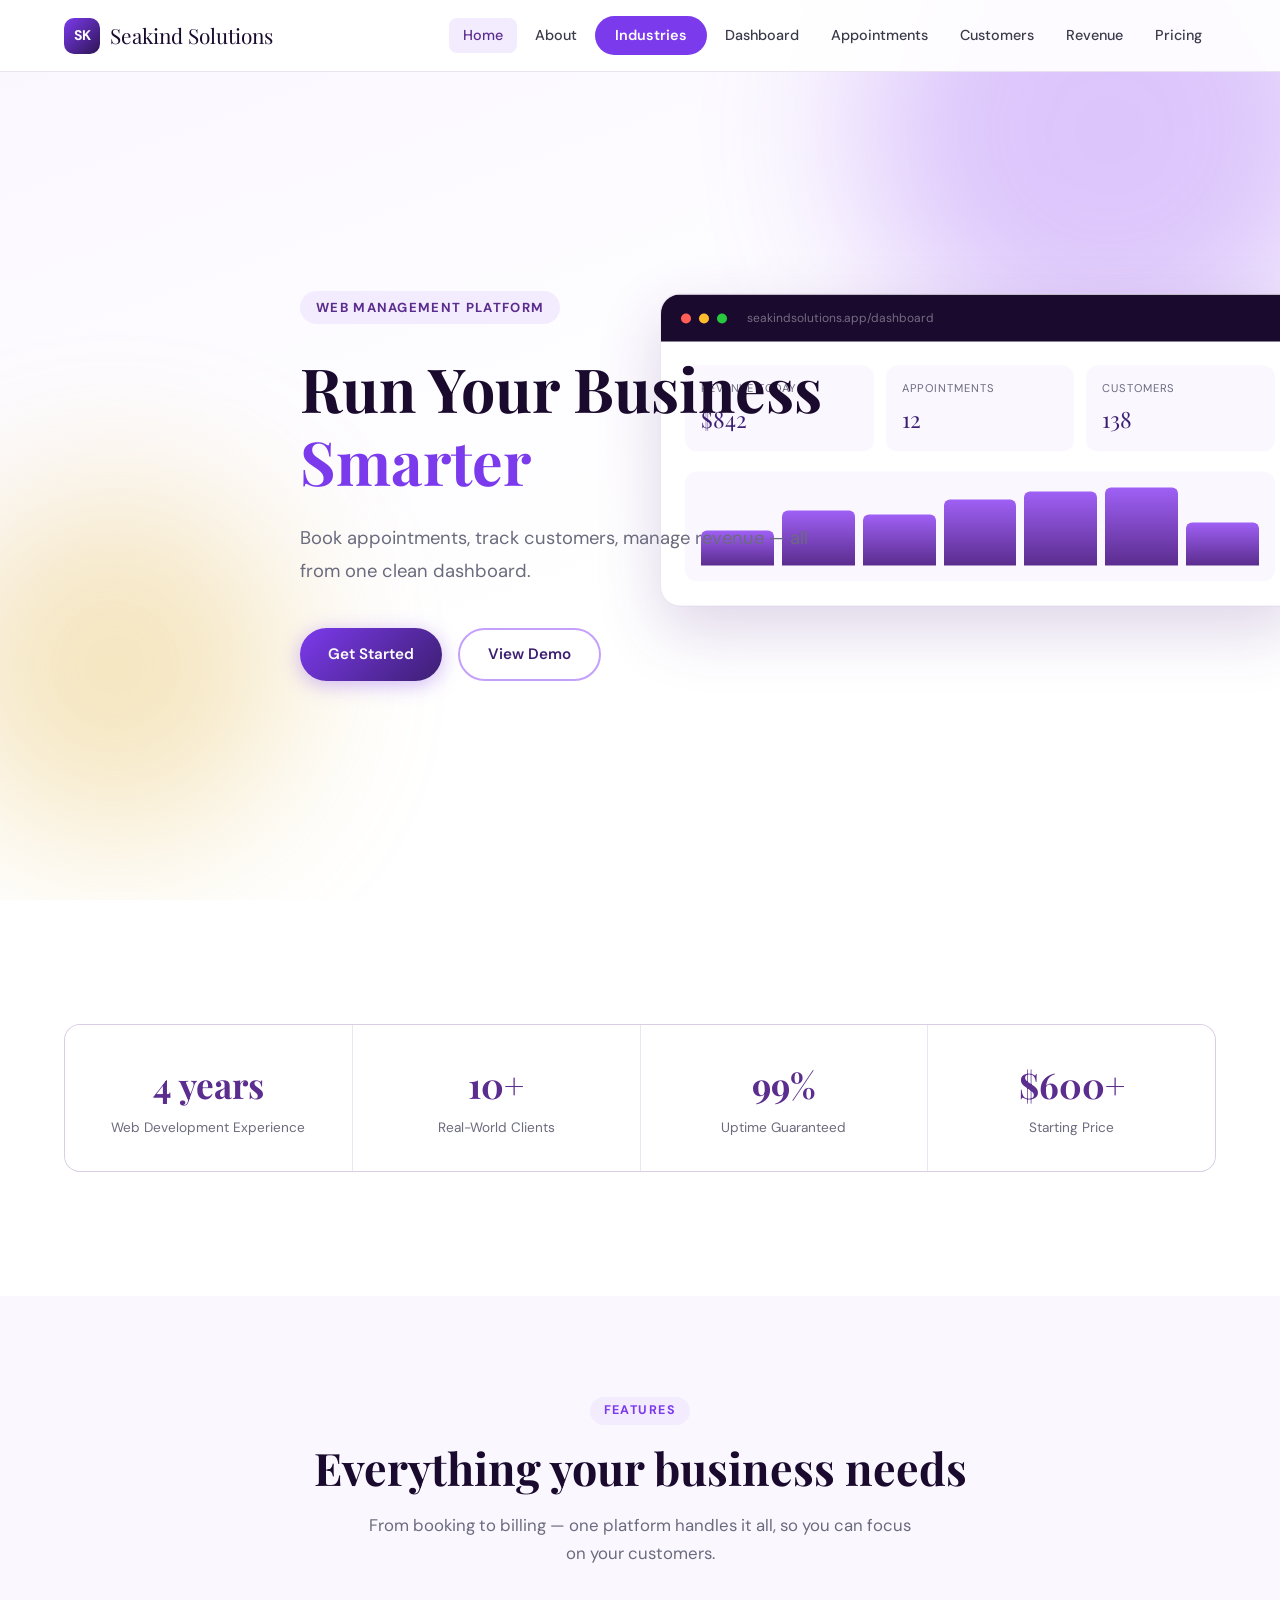
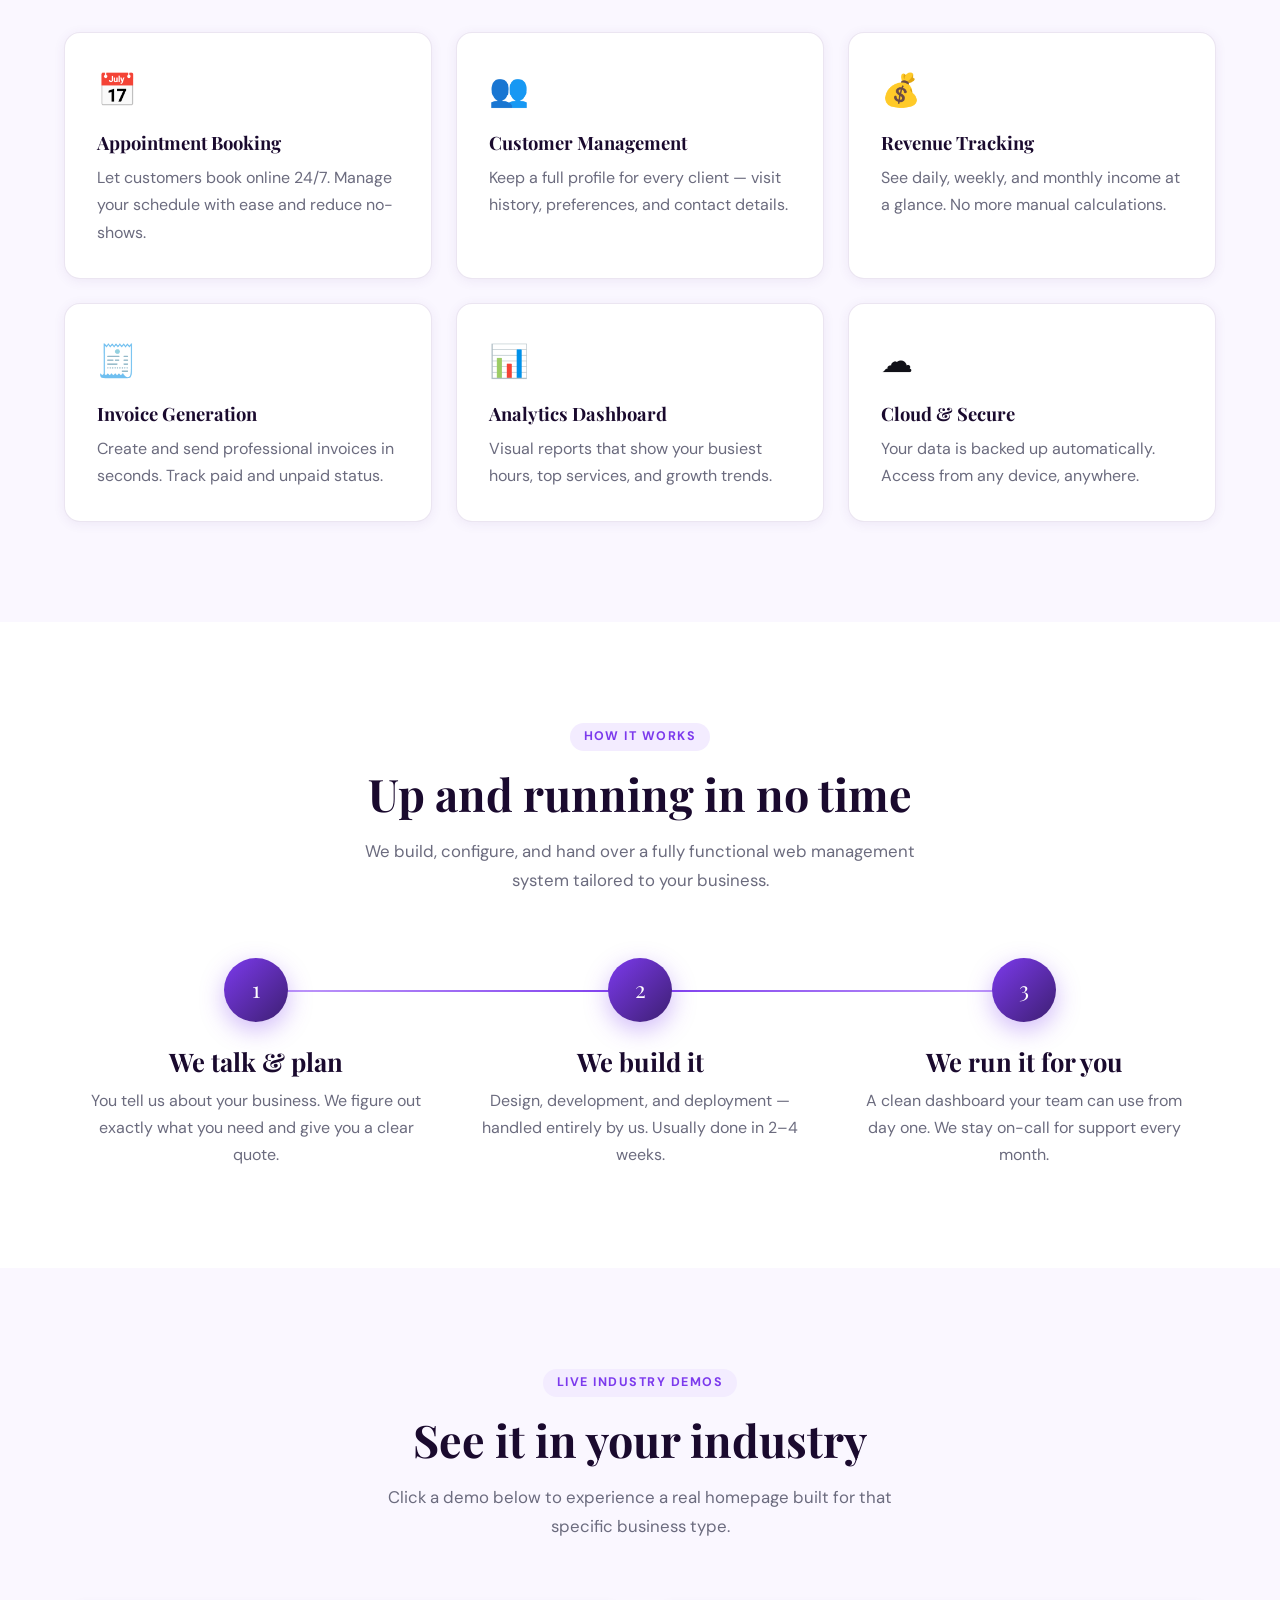
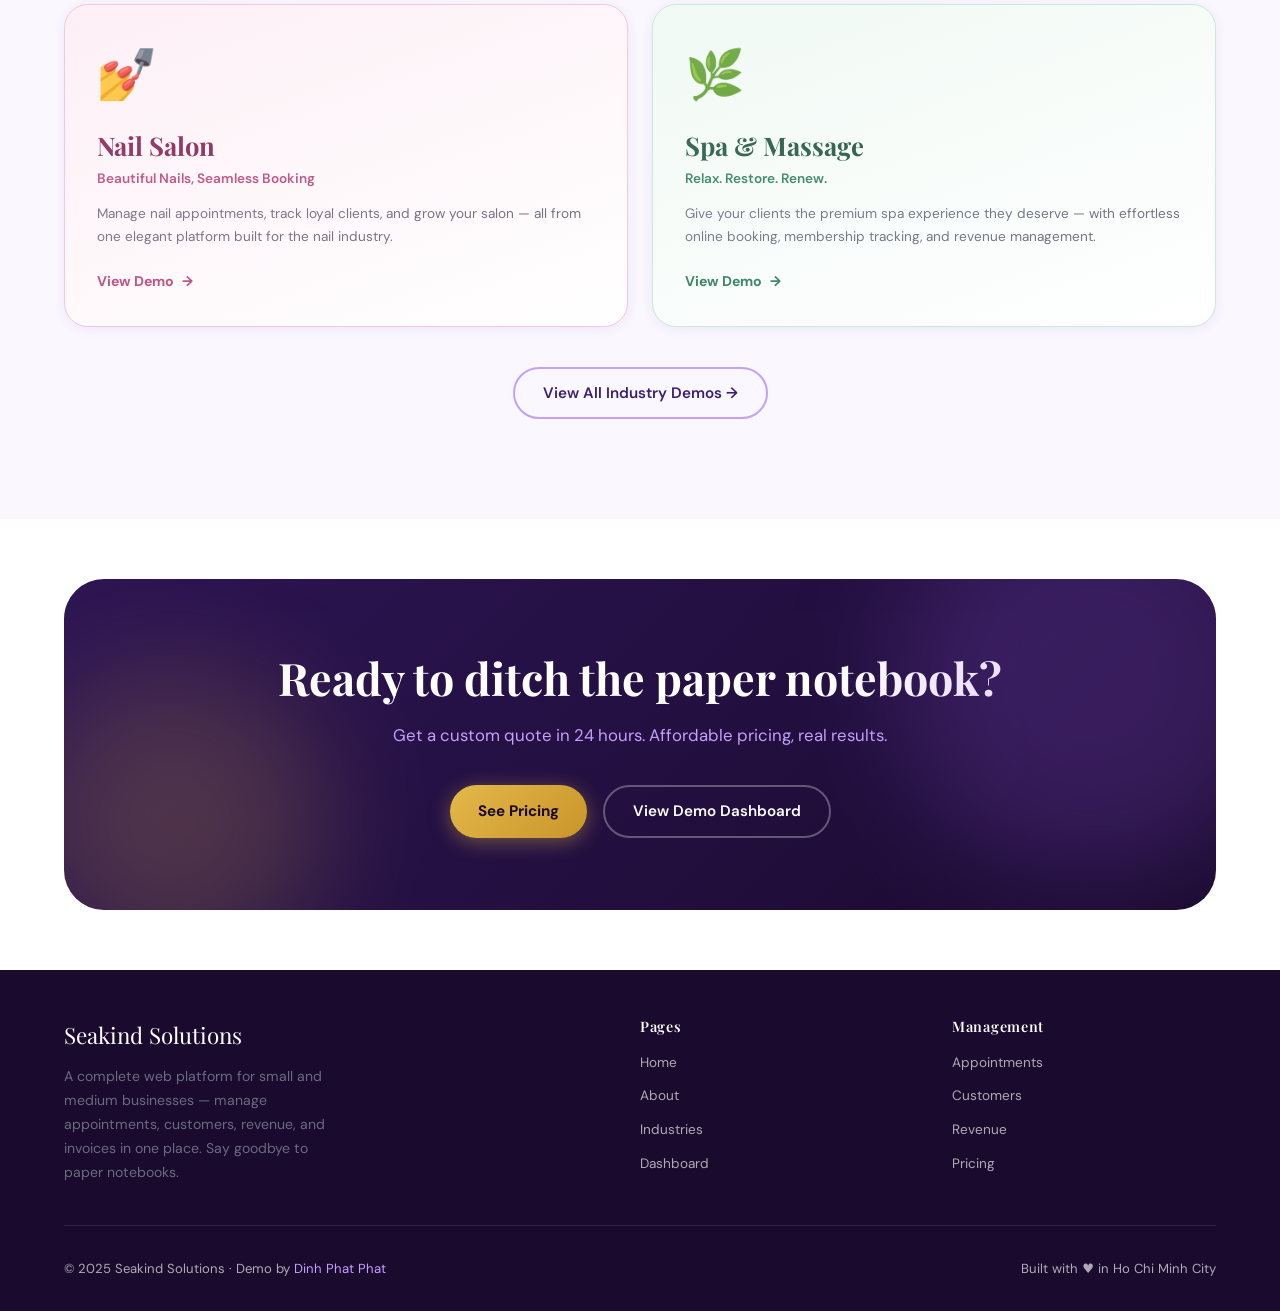
<file: index.html>
<!DOCTYPE html>
<html lang="en">

<head>
  <meta charset="UTF-8">
  <meta name="viewport" content="width=device-width, initial-scale=1.0">
  <title>Seakind Solutions — Smart Business. Simplified.</title>
  <link rel="stylesheet" href="css/style.css">
  <style>
    /* ── Hero ── */
    .hero {
      min-height: 100vh;
      display: flex;
      align-items: center;
      padding-top: var(--nav-h);
      position: relative;
      overflow: hidden;
      background: linear-gradient(160deg, var(--purple-50) 0%, #fff 60%);
    }

    .hero-content {
      position: relative;
      z-index: 2;
      max-width: 680px;
    }

    .hero-eyebrow {
      display: inline-flex;
      align-items: center;
      gap: 8px;
      font-size: 0.82rem;
      font-weight: 700;
      letter-spacing: 0.1em;
      text-transform: uppercase;
      color: var(--purple-600);
      background: var(--purple-100);
      padding: 6px 16px;
      border-radius: 999px;
      margin-bottom: 28px;
      animation: fadeSlideUp 0.6s ease both;
    }

    .hero h1 {
      margin-bottom: 24px;
      animation: fadeSlideUp 0.6s 0.1s ease both;
    }

    .hero h1 span {
      color: var(--purple-500);
    }

    .hero-sub {
      font-size: 1.15rem;
      color: var(--text-muted);
      margin-bottom: 40px;
      max-width: 540px;
      line-height: 1.8;
      animation: fadeSlideUp 0.6s 0.2s ease both;
    }

    .hero-cta {
      display: flex;
      gap: 16px;
      flex-wrap: wrap;
      animation: fadeSlideUp 0.6s 0.3s ease both;
    }

    .hero-mockup {
      position: absolute;
      right: -20px;
      top: 50%;
      transform: translateY(-50%);
      width: 52%;
      max-width: 640px;
      z-index: 1;
      animation: fadeSlideRight 0.8s 0.4s ease both;
    }

    .mockup-shell {
      background: white;
      border-radius: 20px;
      box-shadow: var(--shadow-lg);
      border: 1px solid var(--border);
      overflow: hidden;
    }

    .mockup-bar {
      background: var(--purple-900);
      padding: 14px 20px;
      display: flex;
      align-items: center;
      gap: 8px;
    }

    .mockup-dot {
      width: 10px;
      height: 10px;
      border-radius: 50%;
    }

    .mockup-body {
      padding: 24px;
    }

    .mockup-kpi-row {
      display: grid;
      grid-template-columns: repeat(3, 1fr);
      gap: 12px;
      margin-bottom: 20px;
    }

    .mockup-kpi {
      background: var(--purple-50);
      border-radius: 12px;
      padding: 14px 16px;
    }

    .mockup-kpi-label {
      font-size: 0.7rem;
      color: var(--text-muted);
      text-transform: uppercase;
      letter-spacing: 0.08em;
      margin-bottom: 4px;
    }

    .mockup-kpi-val {
      font-family: var(--font-display);
      font-size: 1.4rem;
      color: var(--purple-700);
    }

    .mockup-chart {
      background: var(--purple-50);
      border-radius: 12px;
      padding: 16px;
      height: 110px;
      display: flex;
      align-items: flex-end;
      gap: 8px;
    }

    .mockup-bar-item {
      flex: 1;
      border-radius: 6px 6px 0 0;
      background: linear-gradient(to top, var(--purple-600), var(--purple-400));
    }

    /* ── How It Works ── */
    .steps-grid {
      display: grid;
      grid-template-columns: repeat(3, 1fr);
      gap: 0;
      position: relative;
    }

    .steps-grid::before {
      content: '';
      position: absolute;
      top: 32px;
      left: 16.6%;
      right: 16.6%;
      height: 2px;
      background: linear-gradient(90deg, var(--purple-300), var(--purple-500), var(--purple-300));
      z-index: 0;
    }

    .step {
      text-align: center;
      padding: 0 24px;
      position: relative;
    }

    .step-num {
      width: 64px;
      height: 64px;
      border-radius: 50%;
      background: linear-gradient(135deg, var(--purple-500), var(--purple-700));
      color: white;
      font-family: var(--font-display);
      font-size: 1.4rem;
      display: flex;
      align-items: center;
      justify-content: center;
      margin: 0 auto 24px;
      position: relative;
      z-index: 1;
      box-shadow: 0 8px 24px rgba(124, 58, 237, 0.35);
    }

    .step h3 {
      margin-bottom: 10px;
    }

    /* ── CTA Banner ── */
    .cta-banner {
      background: linear-gradient(135deg, var(--purple-800), var(--purple-900));
      border-radius: var(--radius-xl);
      padding: 72px 48px;
      text-align: center;
      color: white;
      position: relative;
      overflow: hidden;
    }

    .cta-banner h2 {
      color: white;
      margin-bottom: 16px;
    }

    .cta-banner p {
      color: var(--purple-300);
      margin-bottom: 36px;
      font-size: 1.05rem;
    }

    .cta-banner-orb {
      position: absolute;
      border-radius: 50%;
      filter: blur(60px);
      opacity: 0.2;
    }

    @keyframes fadeSlideUp {
      from {
        opacity: 0;
        transform: translateY(24px);
      }

      to {
        opacity: 1;
        transform: translateY(0);
      }
    }

    @keyframes fadeSlideRight {
      from {
        opacity: 0;
        transform: translateY(-50%) translateX(40px);
      }

      to {
        opacity: 1;
        transform: translateY(-50%) translateX(0);
      }
    }

    @media (max-width: 960px) {
      .hero-mockup {
        display: none;
      }

      .hero-content {
        max-width: 100%;
      }

      .steps-grid {
        grid-template-columns: 1fr;
        gap: 40px;
      }

      .steps-grid::before {
        display: none;
      }
    }
  </style>
</head>

<body>

  <header class="navbar" id="navbar"></header>
  <nav class="mobile-menu" id="mobile-menu"></nav>

  <!-- ── Hero ────────────────────────────────────────────── -->
  <section class="hero">
    <div class="orb orb-1"></div>
    <div class="orb orb-2"></div>
    <div class="container">
      <div class="hero-content">
        <div class="hero-eyebrow">Web Management Platform</div>
        <h1 id="hero-heading">Run Your Business <span>Smarter</span></h1>
        <p class="hero-sub" id="hero-sub"></p>
        <div class="hero-cta" id="hero-cta"></div>
      </div>
    </div>

    <!-- Mockup Preview -->
    <div class="hero-mockup">
      <div class="mockup-shell">
        <div class="mockup-bar">
          <div class="mockup-dot" style="background:#ff5f56"></div>
          <div class="mockup-dot" style="background:#ffbd2e"></div>
          <div class="mockup-dot" style="background:#27c93f"></div>
          <span
            style="color:rgba(255,255,255,0.4);font-size:0.75rem;margin-left:12px;">seakindsolutions.app/dashboard</span>
        </div>
        <div class="mockup-body">
          <div class="mockup-kpi-row">
            <div class="mockup-kpi">
              <div class="mockup-kpi-label">Revenue Today</div>
              <div class="mockup-kpi-val">$842</div>
            </div>
            <div class="mockup-kpi">
              <div class="mockup-kpi-label">Appointments</div>
              <div class="mockup-kpi-val">12</div>
            </div>
            <div class="mockup-kpi">
              <div class="mockup-kpi-label">Customers</div>
              <div class="mockup-kpi-val">138</div>
            </div>
          </div>
          <div class="mockup-chart">
            <div class="mockup-bar-item" style="height:45%"></div>
            <div class="mockup-bar-item" style="height:70%"></div>
            <div class="mockup-bar-item" style="height:65%"></div>
            <div class="mockup-bar-item" style="height:85%"></div>
            <div class="mockup-bar-item" style="height:95%"></div>
            <div class="mockup-bar-item" style="height:100%"></div>
            <div class="mockup-bar-item" style="height:55%"></div>
          </div>
        </div>
      </div>
    </div>
  </section>

  <!-- ── Stats ────────────────────────────────────────────── -->
  <section class="section-sm">
    <div class="container">
      <div class="stats-bar" id="stats-bar"></div>
    </div>
  </section>

  <!-- ── Features ─────────────────────────────────────────── -->
  <section class="section" style="background:var(--purple-50)">
    <div class="container">
      <div class="section-header fade-up">
        <span class="section-label">Features</span>
        <h2>Everything your business needs</h2>
        <p>From booking to billing — one platform handles it all, so you can focus on your customers.</p>
      </div>
      <div class="features-grid" id="features-grid"></div>
    </div>
  </section>

  <!-- ── How It Works ─────────────────────────────────────── -->
  <section class="section">
    <div class="container">
      <div class="section-header fade-up">
        <span class="section-label">How It Works</span>
        <h2>Up and running in no time</h2>
        <p>We build, configure, and hand over a fully functional web management system tailored to your business.</p>
      </div>
      <div class="steps-grid">
        <div class="step fade-up">
          <div class="step-num">1</div>
          <h3>We talk & plan</h3>
          <p>You tell us about your business. We figure out exactly what you need and give you a clear quote.</p>
        </div>
        <div class="step fade-up">
          <div class="step-num">2</div>
          <h3>We build it</h3>
          <p>Design, development, and deployment — handled entirely by us. Usually done in 2–4 weeks.</p>
        </div>
        <div class="step fade-up">
          <div class="step-num">3</div>
          <h3>We run it for you</h3>
          <p>A clean dashboard your team can use from day one. We stay on-call for support every month.</p>
        </div>
      </div>
    </div>
  </section>

  <!-- ── Industries Teaser ──────────────────────────────────── -->
  <section class="section" style="background:var(--purple-50);">
    <div class="container">
      <div class="section-header fade-up">
        <span class="section-label">Live Industry Demos</span>
        <h2>See it in your industry</h2>
        <p>Click a demo below to experience a real homepage built for that specific business type.</p>
      </div>
      <div id="home-industry-cards"
        style="display:grid;grid-template-columns:repeat(auto-fit,minmax(300px,1fr));gap:24px;margin-bottom:40px;">
      </div>
      <div style="text-align:center;" class="fade-up">
        <a href="industries.html" class="btn btn-outline">View All Industry Demos →</a>
      </div>
    </div>
  </section>

  <!-- ── CTA Banner ────────────────────────────────────────── -->
  <section class="section-sm">
    <div class="container">
      <div class="cta-banner fade-up">
        <div class="cta-banner-orb"
          style="width:400px;height:400px;background:var(--purple-400);top:-100px;right:-80px;"></div>
        <div class="cta-banner-orb" style="width:300px;height:300px;background:var(--gold);bottom:-60px;left:-40px;">
        </div>
        <h2>Ready to ditch the paper notebook?</h2>
        <p>Get a custom quote in 24 hours. Affordable pricing, real results.</p>
        <div style="display:flex;gap:16px;justify-content:center;flex-wrap:wrap;">
          <a href="pricing.html" class="btn btn-gold">See Pricing</a>
          <a href="dashboard.html" class="btn btn-outline" style="border-color:rgba(255,255,255,0.3);color:white;">View
            Demo Dashboard</a>
        </div>
      </div>
    </div>
  </section>

  <footer class="footer" id="footer"></footer>

  <script src="js/data.js"></script>
  <script src="js/main.js"></script>
  <script>
    document.addEventListener("DOMContentLoaded", () => {
      buildNav("index.html");
      buildFooter();

      // Hero
      document.getElementById("hero-sub").textContent = SITE.hero.subheading;
      document.getElementById("hero-cta").innerHTML = `
    <a href="${SITE.hero.cta_primary.href}" class="btn btn-primary">${SITE.hero.cta_primary.label}</a>
    <a href="${SITE.hero.cta_secondary.href}" class="btn btn-outline">${SITE.hero.cta_secondary.label}</a>
  `;

      // Stats
      const statsBar = document.getElementById("stats-bar");
      SITE.stats.forEach(s => {
        statsBar.innerHTML += `
      <div class="stat-item fade-up">
        <div class="stat-value">${s.value}</div>
        <div class="stat-label">${s.label}</div>
      </div>`;
      });

      // Features
      const fg = document.getElementById("features-grid");
      SITE.features.forEach((f, i) => {
        const delay = i * 80;
        fg.innerHTML += `
      <div class="card feature-card fade-up" style="transition-delay:${delay}ms">
        <span class="feature-icon">${f.icon}</span>
        <h3>${f.title}</h3>
        <p>${f.desc}</p>
      </div>`;
      });

      // Industry teaser cards
      const hic = document.getElementById("home-industry-cards");
      SITE.industries.forEach((ind, i) => {
        hic.innerHTML += `
      <a href="${ind.href}" class="card fade-up" style="transition-delay:${i * 120}ms;text-decoration:none;display:block;padding:32px;border-radius:var(--radius-lg);overflow:hidden;position:relative;border-color:${ind.accent};">
        <div style="position:absolute;inset:0;background:linear-gradient(160deg,${ind.accent}44,transparent);pointer-events:none;"></div>
        <div style="font-size:3rem;margin-bottom:16px;">${ind.emoji}</div>
        <h3 style="color:${ind.color2};margin-bottom:6px;">${ind.name}</h3>
        <p style="color:${ind.color};font-weight:600;font-size:0.85rem;margin-bottom:12px;">${ind.tagline}</p>
        <p style="font-size:0.85rem;margin-bottom:20px;">${ind.description}</p>
        <span style="display:inline-flex;align-items:center;gap:8px;font-weight:700;font-size:0.88rem;color:${ind.color};">View Demo <span>→</span></span>
      </a>`;
      });

      initScrollReveal();
    });
  </script>
</body>

</html>
</file>
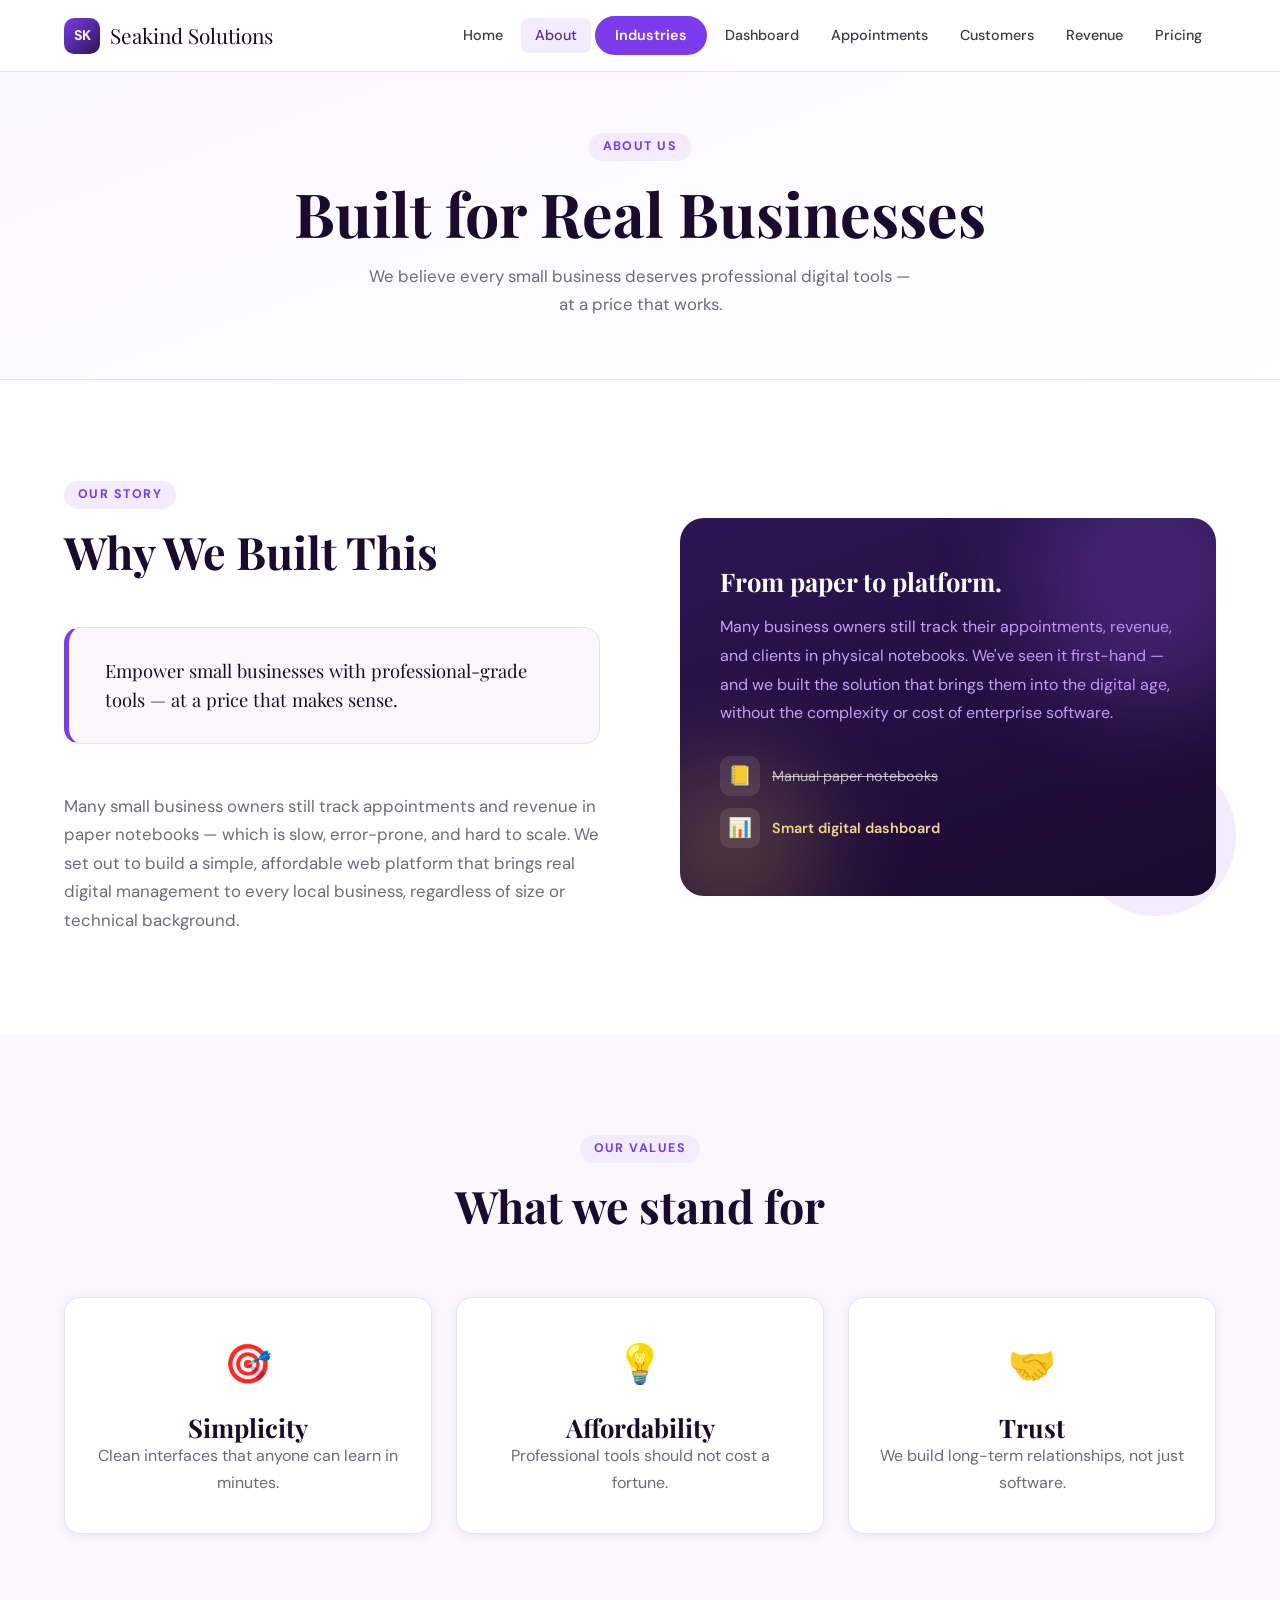
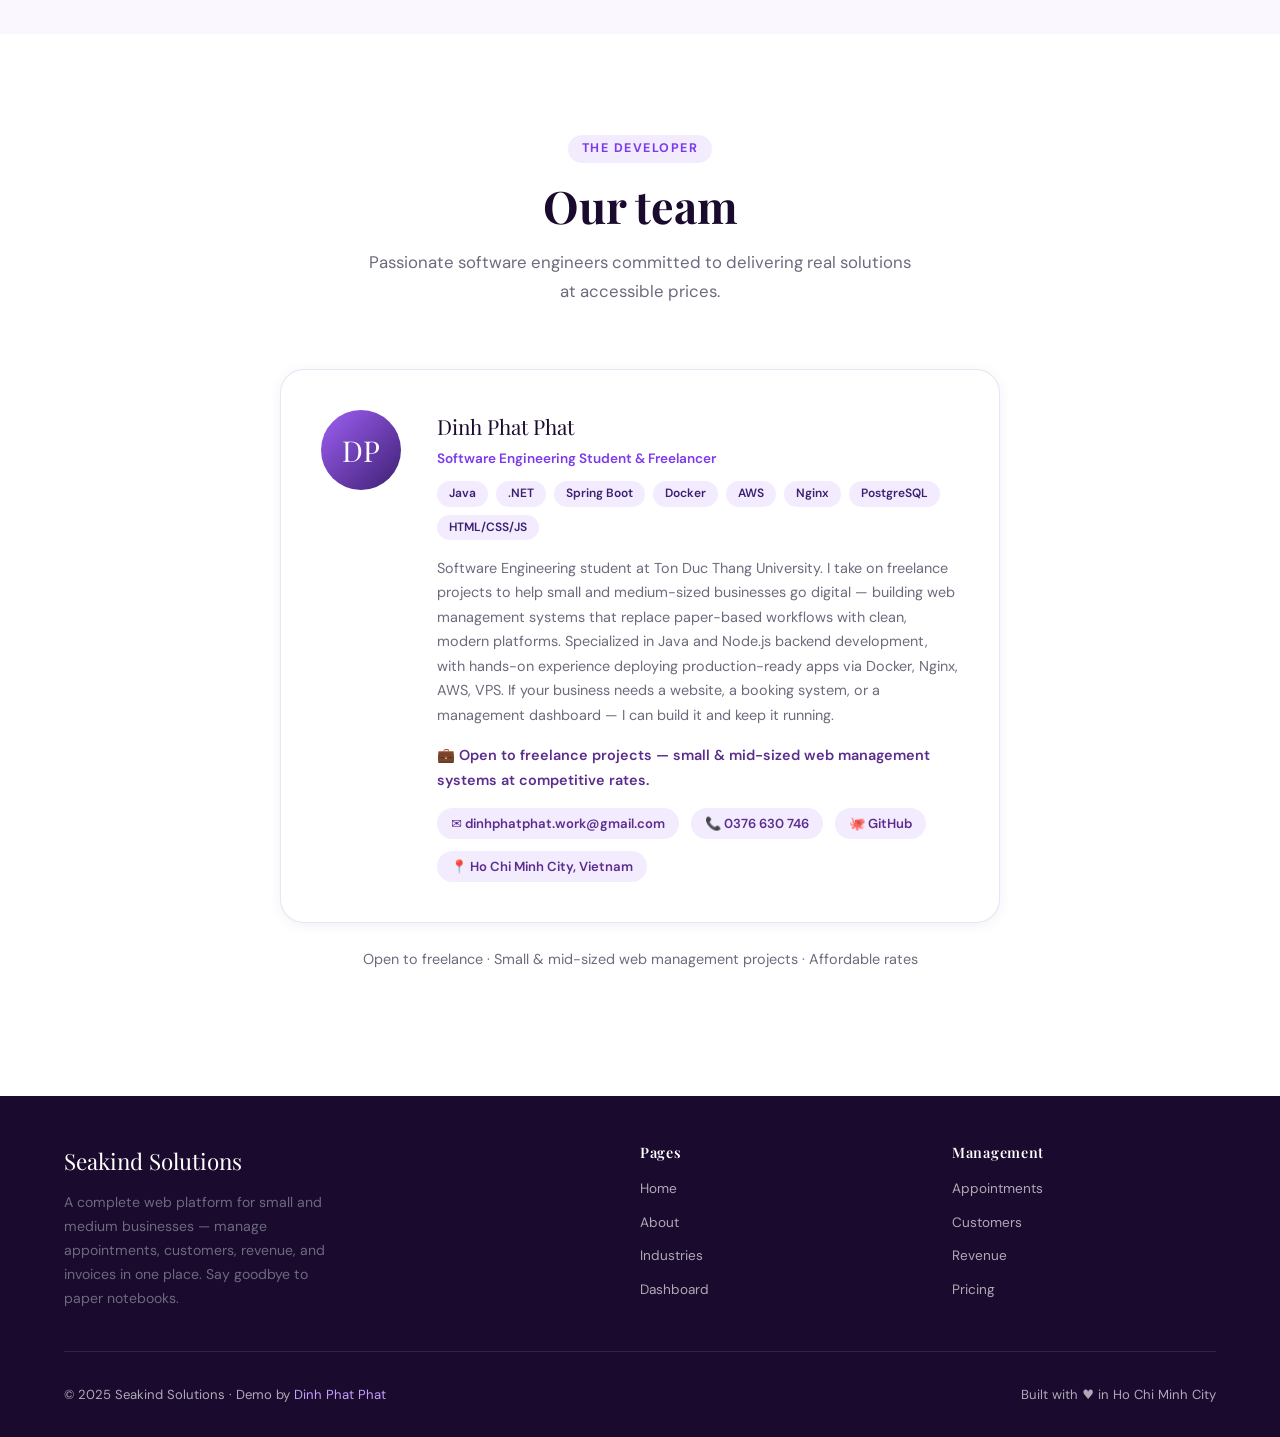
<file: about.html>
<!DOCTYPE html>
<html lang="en">

<head>
  <meta charset="UTF-8">
  <meta name="viewport" content="width=device-width, initial-scale=1.0">
  <title>About — Seakind Solutions</title>
  <link rel="stylesheet" href="css/style.css">
  <style>
    .about-story {
      display: grid;
      grid-template-columns: 1fr 1fr;
      gap: 80px;
      align-items: center;
    }

    .about-story-visual {
      position: relative;
    }

    .story-card {
      background: linear-gradient(160deg, var(--purple-800), var(--purple-900));
      border-radius: var(--radius-lg);
      padding: 48px 40px;
      color: white;
      position: relative;
      overflow: hidden;
    }

    .story-card h3 {
      color: white;
      font-size: 1.6rem;
      margin-bottom: 16px;
    }

    .story-card p {
      color: var(--purple-300);
      line-height: 1.8;
    }

    .story-card-orb {
      position: absolute;
      border-radius: 50%;
      filter: blur(50px);
      opacity: 0.25;
      pointer-events: none;
    }

    .story-accent {
      position: absolute;
      bottom: -20px;
      right: -20px;
      width: 160px;
      height: 160px;
      background: var(--purple-100);
      border-radius: 50%;
      z-index: -1;
    }

    .values-grid {
      display: grid;
      grid-template-columns: repeat(3, 1fr);
      gap: 24px;
    }

    .value-card {
      text-align: center;
      padding: 36px 28px;
    }

    .value-icon {
      font-size: 2.4rem;
      margin-bottom: 16px;
      display: block;
    }

    .mission-banner {
      background: var(--purple-50);
      border: 1px solid var(--border);
      border-left: 5px solid var(--purple-500);
      border-radius: var(--radius-md);
      padding: 28px 36px;
      font-size: 1.15rem;
      font-family: var(--font-display);
      color: var(--purple-900);
      margin: 48px 0;
    }

    .dev-card {
      background: white;
      border: 1px solid var(--border);
      border-radius: var(--radius-lg);
      padding: 40px;
      display: flex;
      gap: 36px;
      align-items: flex-start;
      box-shadow: var(--shadow-sm);
      max-width: 720px;
      margin: 0 auto;
    }

    .dev-avatar {
      width: 80px;
      height: 80px;
      border-radius: 50%;
      background: linear-gradient(135deg, var(--purple-400), var(--purple-700));
      display: flex;
      align-items: center;
      justify-content: center;
      font-family: var(--font-display);
      font-size: 1.8rem;
      color: white;
      flex-shrink: 0;
    }

    .dev-name {
      font-family: var(--font-display);
      font-size: 1.3rem;
      color: var(--purple-900);
      margin-bottom: 4px;
    }

    .dev-role {
      font-size: 0.85rem;
      color: var(--purple-500);
      font-weight: 600;
      margin-bottom: 12px;
    }

    .dev-bio {
      font-size: 0.9rem;
      color: var(--text-muted);
      line-height: 1.7;
      margin-bottom: 16px;
    }

    .dev-links {
      display: flex;
      gap: 12px;
      flex-wrap: wrap;
    }

    .dev-link {
      display: flex;
      align-items: center;
      gap: 6px;
      font-size: 0.82rem;
      font-weight: 600;
      color: var(--purple-600);
      padding: 5px 14px;
      border-radius: 999px;
      background: var(--purple-100);
      transition: var(--transition);
    }

    .dev-link:hover {
      background: var(--purple-500);
      color: white;
    }

    .tech-tags {
      display: flex;
      flex-wrap: wrap;
      gap: 8px;
      margin-bottom: 16px;
    }

    .tech-tag {
      font-size: 0.75rem;
      font-weight: 600;
      padding: 3px 12px;
      border-radius: 999px;
      background: var(--purple-100);
      color: var(--purple-700);
    }

    @media (max-width: 860px) {
      .about-story {
        grid-template-columns: 1fr;
        gap: 40px;
      }

      .values-grid {
        grid-template-columns: 1fr;
      }

      .dev-card {
        flex-direction: column;
        align-items: center;
        text-align: center;
      }

      .dev-links {
        justify-content: center;
      }

      .tech-tags {
        justify-content: center;
      }
    }
  </style>
</head>

<body>

  <header class="navbar" id="navbar"></header>
  <nav class="mobile-menu" id="mobile-menu"></nav>

  <!-- Page Hero -->
  <section class="page-hero">
    <div class="container">
      <span class="section-label">About Us</span>
      <h1>Built for Real Businesses</h1>
      <p>We believe every small business deserves professional digital tools — at a price that works.</p>
    </div>
  </section>

  <!-- Story -->
  <section class="section">
    <div class="container">
      <div class="about-story">
        <div class="fade-up">
          <span class="section-label">Our Story</span>
          <h2 id="story-heading"></h2>
          <div class="mission-banner" id="mission-text"></div>
          <p id="story-text" style="font-size:1.05rem;"></p>
        </div>
        <div class="about-story-visual fade-up">
          <div class="story-card">
            <div class="story-card-orb"
              style="width:250px;height:250px;background:var(--purple-400);top:-60px;right:-60px;"></div>
            <div class="story-card-orb"
              style="width:180px;height:180px;background:var(--gold);bottom:-40px;left:-40px;"></div>
            <h3>From paper to platform.</h3>
            <p>Many business owners still track their appointments, revenue, and clients in physical notebooks. We've
              seen it first-hand — and we built the solution that brings them into the digital age, without the
              complexity or cost of enterprise software.</p>
            <div style="margin-top:28px;display:flex;flex-direction:column;gap:12px;">
              <div style="display:flex;align-items:center;gap:12px;">
                <div
                  style="width:40px;height:40px;border-radius:10px;background:rgba(255,255,255,0.1);display:flex;align-items:center;justify-content:center;font-size:1.2rem;">
                  📒</div>
                <span style="color:rgba(255,255,255,0.7);font-size:0.9rem;text-decoration:line-through;">Manual paper
                  notebooks</span>
              </div>
              <div style="display:flex;align-items:center;gap:12px;">
                <div
                  style="width:40px;height:40px;border-radius:10px;background:rgba(255,255,255,0.1);display:flex;align-items:center;justify-content:center;font-size:1.2rem;">
                  📊</div>
                <span style="color:var(--gold-light);font-size:0.9rem;font-weight:600;">Smart digital dashboard</span>
              </div>
            </div>
          </div>
          <div class="story-accent"></div>
        </div>
      </div>
    </div>
  </section>

  <!-- Values -->
  <section class="section" style="background:var(--purple-50)">
    <div class="container">
      <div class="section-header fade-up">
        <span class="section-label">Our Values</span>
        <h2>What we stand for</h2>
      </div>
      <div class="values-grid" id="values-grid"></div>
    </div>
  </section>

  <!-- Developer -->
  <section class="section">
    <div class="container">
      <div class="section-header fade-up">
        <span class="section-label">The Developer</span>
        <h2>Our team</h2>
        <p>Passionate software engineers committed to delivering real solutions at accessible prices.</p>
      </div>
      <div class="dev-card fade-up" id="dev-card"></div>
      <p style="text-align:center;margin-top:24px;font-size:0.9rem;color:var(--text-muted);">
        Open to freelance · Small & mid-sized web management projects · Affordable rates
      </p>
      <p style="text-align:center;margin-top:24px;font-size:0.9rem;color:var(--text-muted);">

      </p>
    </div>
  </section>

  <footer class="footer" id="footer"></footer>

  <script src="js/data.js"></script>
  <script src="js/main.js"></script>
  <script>
    document.addEventListener("DOMContentLoaded", () => {
      buildNav("about.html");
      buildFooter();

      const a = SITE.about;
      const d = SITE.developer;

      document.getElementById("story-heading").textContent = a.story_heading;
      document.getElementById("mission-text").textContent = a.mission;
      document.getElementById("story-text").textContent = a.story;

      // Values
      const vg = document.getElementById("values-grid");
      a.values.forEach((v, i) => {
        vg.innerHTML += `
      <div class="card value-card fade-up" style="transition-delay:${i * 100}ms">
        <span class="value-icon">${v.icon}</span>
        <h3>${v.title}</h3>
        <p>${v.desc}</p>
      </div>`;
      });

      // Developer card
      const techStack = ["Java", ".NET", "Spring Boot", "Docker", "AWS", "Nginx", "PostgreSQL", "HTML/CSS/JS"];
      document.getElementById("dev-card").innerHTML = `
    <div class="dev-avatar">DP</div>
    <div style="flex:1">
      <div class="dev-name">${d.name}</div>
      <div class="dev-role">${d.title}</div>
      <div class="tech-tags">${techStack.map(t => `<span class="tech-tag">${t}</span>`).join("")}</div>
      <p class="dev-bio">${d.bio}</p>
      <p class="dev-bio" style="color:var(--purple-600);font-weight:600;">💼 ${d.freelance_note}</p>
      <div class="dev-links">
        <a href="mailto:${d.email}" class="dev-link">✉️ ${d.email}</a>
        <a href="tel:${d.phone}" class="dev-link">📞 ${d.phone}</a>
        <a href="${d.github}" target="_blank" class="dev-link">🐙 GitHub</a>
        <span class="dev-link">📍 ${d.location}</span>
      </div>
    </div>
  `;

      initScrollReveal();
    });
  </script>
</body>

</html>
</file>
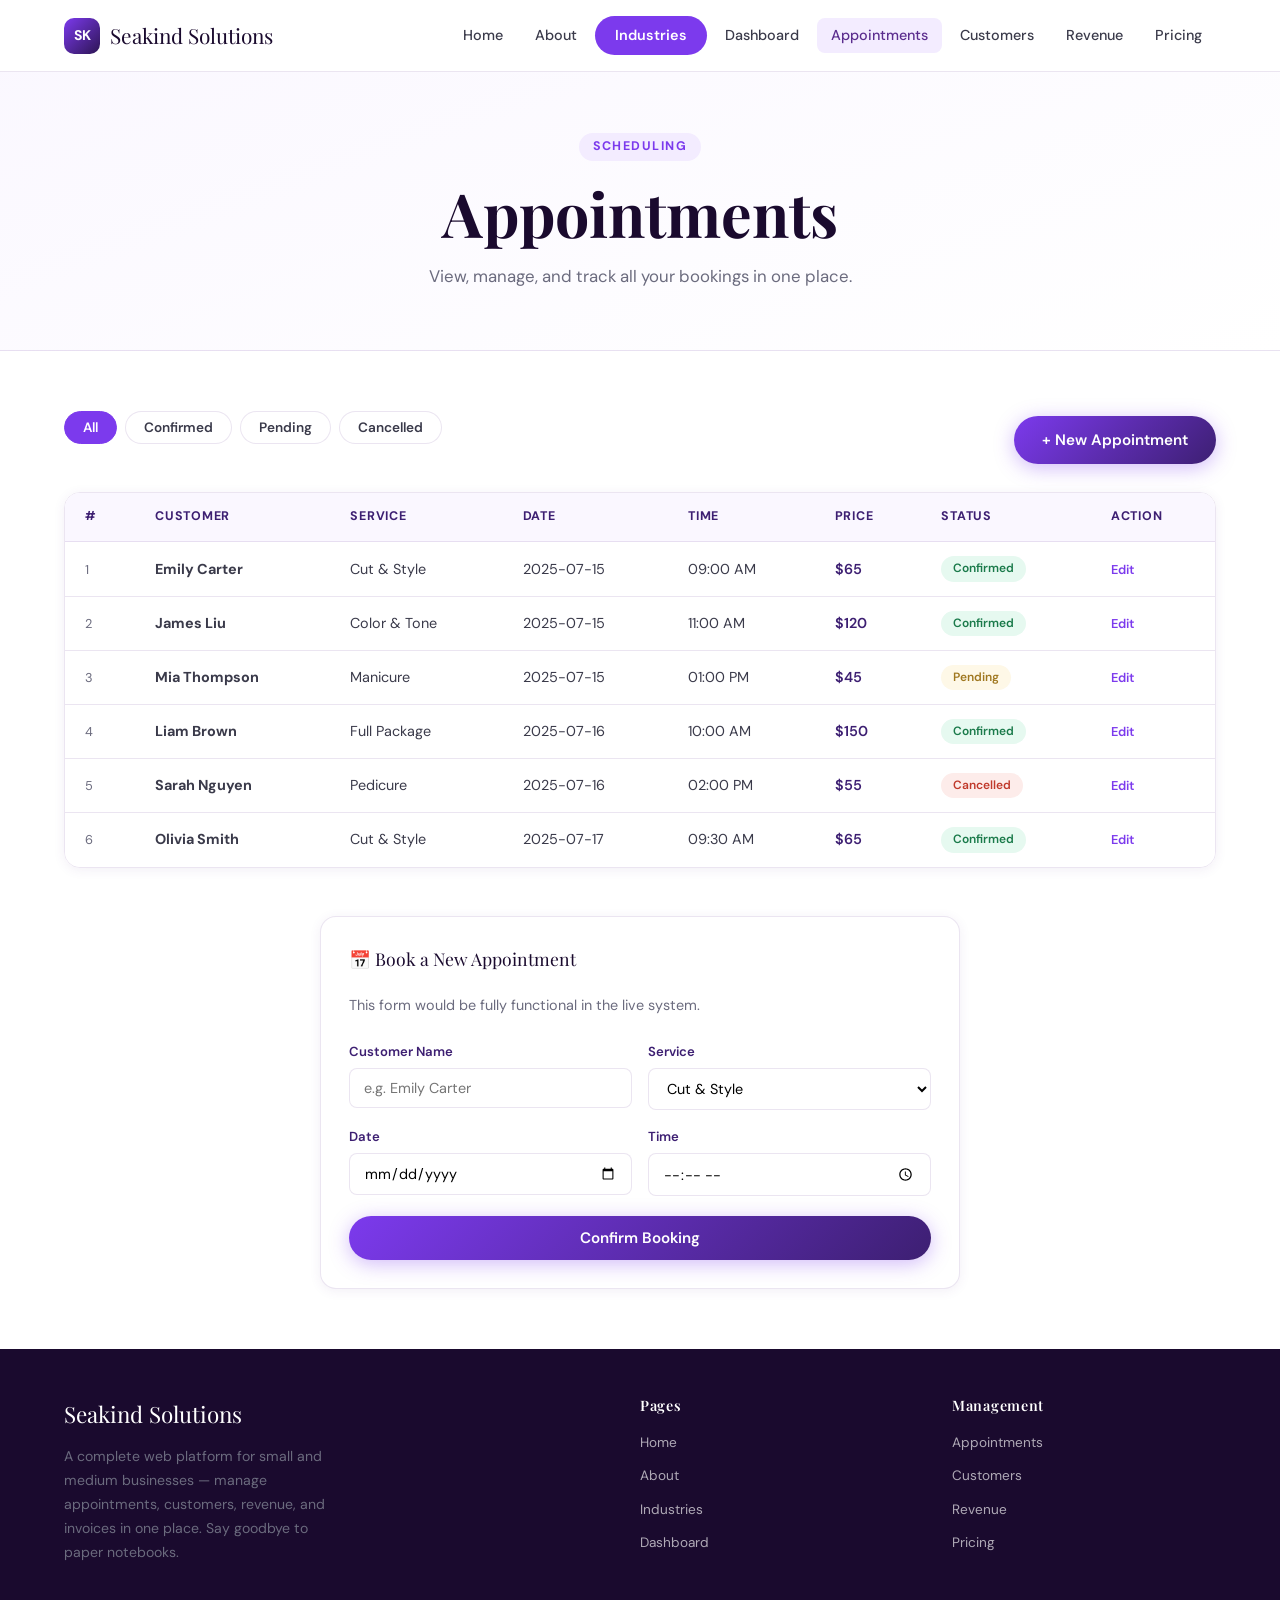
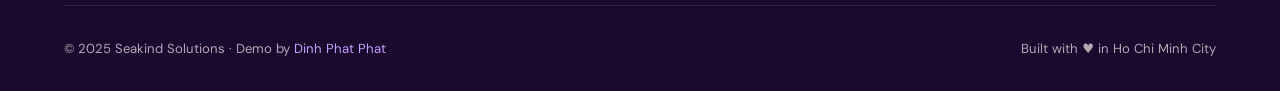
<file: appointments.html>
<!DOCTYPE html>
<html lang="en">

<head>
  <meta charset="UTF-8">
  <meta name="viewport" content="width=device-width, initial-scale=1.0">
  <title>Appointments — Seakind Solutions</title>
  <link rel="stylesheet" href="css/style.css">
  <style>
    .appt-header-row {
      display: flex;
      align-items: center;
      justify-content: space-between;
      flex-wrap: wrap;
      gap: 16px;
      margin-bottom: 24px;
    }
  </style>
</head>

<body>

  <header class="navbar" id="navbar"></header>
  <nav class="mobile-menu" id="mobile-menu"></nav>

  <section class="page-hero">
    <div class="container">
      <span class="section-label">Scheduling</span>
      <h1>Appointments</h1>
      <p>View, manage, and track all your bookings in one place.</p>
    </div>
  </section>

  <section class="section-sm">
    <div class="container">

      <div class="appt-header-row">
        <div class="filter-bar" id="filter-bar">
          <button class="filter-btn active" data-filter="All">All</button>
          <button class="filter-btn" data-filter="Confirmed">Confirmed</button>
          <button class="filter-btn" data-filter="Pending">Pending</button>
          <button class="filter-btn" data-filter="Cancelled">Cancelled</button>
        </div>
        <a href="#" class="btn btn-primary" onclick="alert('In the real system, this opens a booking form.')">+ New
          Appointment</a>
      </div>

      <div class="table-wrap fade-up">
        <table>
          <thead>
            <tr>
              <th>#</th>
              <th>Customer</th>
              <th>Service</th>
              <th>Date</th>
              <th>Time</th>
              <th>Price</th>
              <th>Status</th>
              <th>Action</th>
            </tr>
          </thead>
          <tbody id="appt-tbody"></tbody>
        </table>
      </div>

      <!-- Booking Form Demo -->
      <div style="margin-top:48px;">
        <div class="chart-box fade-up" style="max-width:640px;margin:0 auto;">
          <div class="chart-title">📅 Book a New Appointment</div>
          <p style="margin-bottom:24px;font-size:0.9rem;">This form would be fully functional in the live system.</p>
          <div style="display:grid;grid-template-columns:1fr 1fr;gap:16px;">
            <div>
              <label
                style="font-size:0.82rem;font-weight:600;color:var(--purple-700);display:block;margin-bottom:6px;">Customer
                Name</label>
              <input type="text" placeholder="e.g. Emily Carter"
                style="width:100%;padding:10px 14px;border:1.5px solid var(--border);border-radius:var(--radius-sm);font-family:var(--font-body);font-size:0.9rem;outline:none;transition:var(--transition);"
                onfocus="this.style.borderColor='var(--purple-400)'" onblur="this.style.borderColor='var(--border)'">
            </div>
            <div>
              <label
                style="font-size:0.82rem;font-weight:600;color:var(--purple-700);display:block;margin-bottom:6px;">Service</label>
              <select
                style="width:100%;padding:10px 14px;border:1.5px solid var(--border);border-radius:var(--radius-sm);font-family:var(--font-body);font-size:0.9rem;outline:none;background:white;">
                <option>Cut & Style</option>
                <option>Color & Tone</option>
                <option>Manicure</option>
                <option>Pedicure</option>
                <option>Full Package</option>
              </select>
            </div>
            <div>
              <label
                style="font-size:0.82rem;font-weight:600;color:var(--purple-700);display:block;margin-bottom:6px;">Date</label>
              <input type="date"
                style="width:100%;padding:10px 14px;border:1.5px solid var(--border);border-radius:var(--radius-sm);font-family:var(--font-body);font-size:0.9rem;outline:none;">
            </div>
            <div>
              <label
                style="font-size:0.82rem;font-weight:600;color:var(--purple-700);display:block;margin-bottom:6px;">Time</label>
              <input type="time"
                style="width:100%;padding:10px 14px;border:1.5px solid var(--border);border-radius:var(--radius-sm);font-family:var(--font-body);font-size:0.9rem;outline:none;">
            </div>
          </div>
          <button onclick="alert('✅ Appointment would be saved in the live system!')" class="btn btn-primary"
            style="margin-top:20px;width:100%;justify-content:center;">Confirm Booking</button>
        </div>
      </div>

    </div>
  </section>

  <footer class="footer" id="footer"></footer>

  <script src="js/data.js"></script>
  <script src="js/main.js"></script>
  <script>
    document.addEventListener("DOMContentLoaded", () => {
      buildNav("appointments.html");
      buildFooter();

      let currentFilter = "All";

      function renderTable(filter) {
        const tbody = document.getElementById("appt-tbody");
        const list = filter === "All"
          ? SITE.appointments
          : SITE.appointments.filter(a => a.status === filter);

        tbody.innerHTML = list.map(a => {
          const sc = a.status === "Confirmed" ? "badge-green"
            : a.status === "Pending" ? "badge-gold"
              : "badge-red";
          return `
        <tr>
          <td><span style="color:var(--text-muted);font-size:0.8rem;">${a.id}</span></td>
          <td><strong>${a.customer}</strong></td>
          <td>${a.service}</td>
          <td>${a.date}</td>
          <td>${a.time}</td>
          <td style="color:var(--purple-700);font-weight:600;">${a.price}</td>
          <td><span class="badge ${sc}">${a.status}</span></td>
          <td>
            <button onclick="alert('Edit appointment for ${a.customer}')" style="font-size:0.8rem;color:var(--purple-500);cursor:pointer;font-weight:600;font-family:var(--font-body);">Edit</button>
          </td>
        </tr>`;
        }).join("");
      }

      renderTable("All");

      // Filters
      document.querySelectorAll(".filter-btn").forEach(btn => {
        btn.addEventListener("click", () => {
          document.querySelectorAll(".filter-btn").forEach(b => b.classList.remove("active"));
          btn.classList.add("active");
          renderTable(btn.dataset.filter);
        });
      });

      initScrollReveal();
    });
  </script>
</body>

</html>
</file>
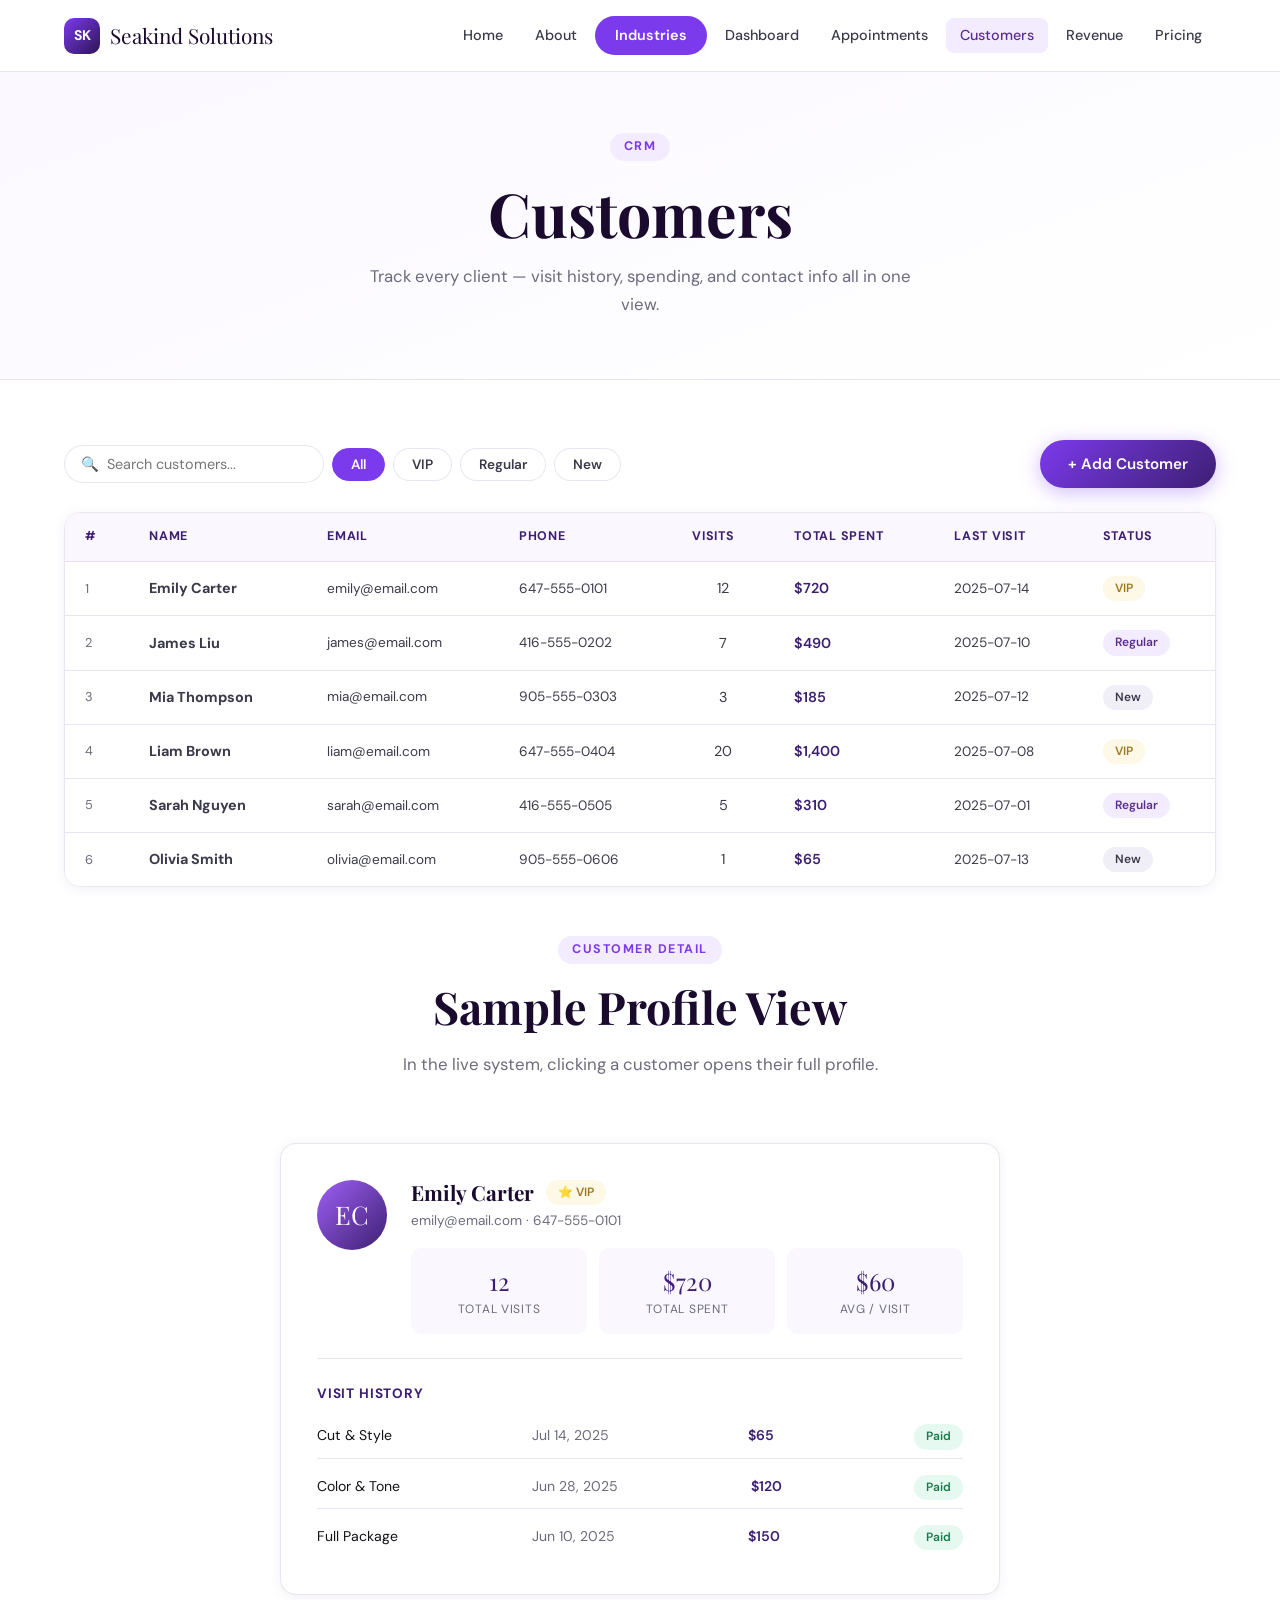
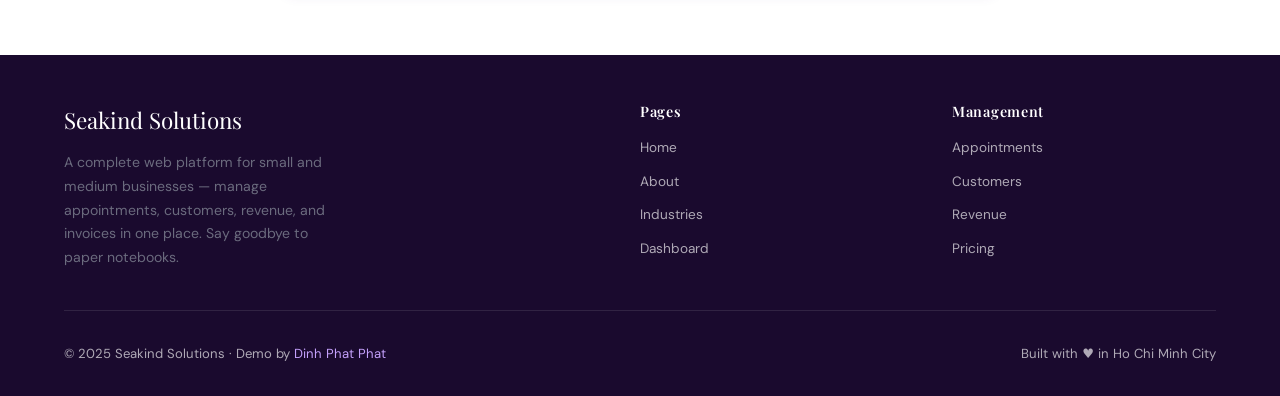
<file: customers.html>
<!DOCTYPE html>
<html lang="en">

<head>
  <meta charset="UTF-8">
  <meta name="viewport" content="width=device-width, initial-scale=1.0">
  <title>Customers — Seakind Solutions</title>
  <link rel="stylesheet" href="css/style.css">
</head>

<body>

  <header class="navbar" id="navbar"></header>
  <nav class="mobile-menu" id="mobile-menu"></nav>

  <section class="page-hero">
    <div class="container">
      <span class="section-label">CRM</span>
      <h1>Customers</h1>
      <p>Track every client — visit history, spending, and contact info all in one view.</p>
    </div>
  </section>

  <section class="section-sm">
    <div class="container">

      <!-- Search & Actions -->
      <div
        style="display:flex;align-items:center;justify-content:space-between;flex-wrap:wrap;gap:16px;margin-bottom:24px;">
        <div style="display:flex;gap:8px;align-items:center;">
          <input type="text" id="search-input" placeholder="🔍  Search customers..."
            style="padding:9px 16px;border:1.5px solid var(--border);border-radius:999px;font-family:var(--font-body);font-size:0.9rem;outline:none;min-width:260px;transition:var(--transition);"
            onfocus="this.style.borderColor='var(--purple-400)'" onblur="this.style.borderColor='var(--border)'">
          <div class="filter-bar" style="margin:0;" id="status-filter">
            <button class="filter-btn active" data-s="All">All</button>
            <button class="filter-btn" data-s="VIP">VIP</button>
            <button class="filter-btn" data-s="Regular">Regular</button>
            <button class="filter-btn" data-s="New">New</button>
          </div>
        </div>
        <a href="#" class="btn btn-primary" onclick="alert('In the live system, this opens an Add Customer form.')">+
          Add Customer</a>
      </div>

      <div class="table-wrap fade-up">
        <table>
          <thead>
            <tr>
              <th>#</th>
              <th>Name</th>
              <th>Email</th>
              <th>Phone</th>
              <th>Visits</th>
              <th>Total Spent</th>
              <th>Last Visit</th>
              <th>Status</th>
            </tr>
          </thead>
          <tbody id="cust-tbody"></tbody>
        </table>
      </div>

      <!-- Customer Detail Demo -->
      <div style="margin-top:48px;">
        <div class="section-header">
          <span class="section-label">Customer Detail</span>
          <h2>Sample Profile View</h2>
          <p>In the live system, clicking a customer opens their full profile.</p>
        </div>

        <div class="card fade-up" style="max-width:720px;margin:0 auto;padding:36px;">
          <div style="display:flex;gap:24px;align-items:flex-start;flex-wrap:wrap;">
            <div
              style="width:70px;height:70px;border-radius:50%;background:linear-gradient(135deg,var(--purple-400),var(--purple-700));display:flex;align-items:center;justify-content:center;font-family:var(--font-display);font-size:1.6rem;color:white;flex-shrink:0;">
              EC</div>
            <div style="flex:1">
              <div style="display:flex;align-items:center;gap:12px;flex-wrap:wrap;margin-bottom:4px;">
                <h3 style="font-size:1.3rem;">Emily Carter</h3>
                <span class="badge badge-gold">⭐ VIP</span>
              </div>
              <p style="font-size:0.85rem;margin-bottom:16px;">emily@email.com · 647-555-0101</p>
              <div style="display:grid;grid-template-columns:repeat(3,1fr);gap:12px;">
                <div style="background:var(--purple-50);border-radius:10px;padding:14px;text-align:center;">
                  <div style="font-family:var(--font-display);font-size:1.5rem;color:var(--purple-700);">12</div>
                  <div
                    style="font-size:0.75rem;color:var(--text-muted);text-transform:uppercase;letter-spacing:0.06em;">
                    Total Visits</div>
                </div>
                <div style="background:var(--purple-50);border-radius:10px;padding:14px;text-align:center;">
                  <div style="font-family:var(--font-display);font-size:1.5rem;color:var(--purple-700);">$720</div>
                  <div
                    style="font-size:0.75rem;color:var(--text-muted);text-transform:uppercase;letter-spacing:0.06em;">
                    Total Spent</div>
                </div>
                <div style="background:var(--purple-50);border-radius:10px;padding:14px;text-align:center;">
                  <div style="font-family:var(--font-display);font-size:1.5rem;color:var(--purple-700);">$60</div>
                  <div
                    style="font-size:0.75rem;color:var(--text-muted);text-transform:uppercase;letter-spacing:0.06em;">
                    Avg / Visit</div>
                </div>
              </div>
            </div>
          </div>
          <div style="margin-top:24px;padding-top:24px;border-top:1px solid var(--border);">
            <div
              style="font-size:0.85rem;font-weight:700;color:var(--purple-700);text-transform:uppercase;letter-spacing:0.06em;margin-bottom:12px;">
              Visit History</div>
            <div style="display:flex;flex-direction:column;gap:8px;">
              <div
                style="display:flex;justify-content:space-between;font-size:0.88rem;padding:8px 0;border-bottom:1px solid var(--border);">
                <span>Cut & Style</span><span style="color:var(--text-muted);">Jul 14, 2025</span><span
                  style="color:var(--purple-700);font-weight:600;">$65</span><span class="badge badge-green">Paid</span>
              </div>
              <div
                style="display:flex;justify-content:space-between;font-size:0.88rem;padding:8px 0;border-bottom:1px solid var(--border);">
                <span>Color & Tone</span><span style="color:var(--text-muted);">Jun 28, 2025</span><span
                  style="color:var(--purple-700);font-weight:600;">$120</span><span
                  class="badge badge-green">Paid</span>
              </div>
              <div style="display:flex;justify-content:space-between;font-size:0.88rem;padding:8px 0;">
                <span>Full Package</span><span style="color:var(--text-muted);">Jun 10, 2025</span><span
                  style="color:var(--purple-700);font-weight:600;">$150</span><span
                  class="badge badge-green">Paid</span>
              </div>
            </div>
          </div>
        </div>
      </div>

    </div>
  </section>

  <footer class="footer" id="footer"></footer>

  <script src="js/data.js"></script>
  <script src="js/main.js"></script>
  <script>
    document.addEventListener("DOMContentLoaded", () => {
      buildNav("customers.html");
      buildFooter();

      let filterStatus = "All";
      let searchQuery = "";

      function statusClass(s) {
        return s === "VIP" ? "badge-gold" : s === "Regular" ? "badge-purple" : "badge-gray";
      }

      function render() {
        const tbody = document.getElementById("cust-tbody");
        const list = SITE.customers.filter(c => {
          const matchStatus = filterStatus === "All" || c.status === filterStatus;
          const matchSearch = c.name.toLowerCase().includes(searchQuery) || c.email.toLowerCase().includes(searchQuery);
          return matchStatus && matchSearch;
        });
        tbody.innerHTML = list.map(c => `
      <tr>
        <td style="color:var(--text-muted);font-size:0.8rem;">${c.id}</td>
        <td><strong>${c.name}</strong></td>
        <td style="font-size:0.85rem;">${c.email}</td>
        <td style="font-size:0.85rem;">${c.phone}</td>
        <td style="text-align:center;">${c.visits}</td>
        <td style="color:var(--purple-700);font-weight:600;">${c.spent}</td>
        <td style="font-size:0.85rem;">${c.last_visit}</td>
        <td><span class="badge ${statusClass(c.status)}">${c.status}</span></td>
      </tr>`).join("");
      }

      render();

      document.getElementById("search-input").addEventListener("input", e => {
        searchQuery = e.target.value.toLowerCase();
        render();
      });

      document.querySelectorAll("[data-s]").forEach(btn => {
        btn.addEventListener("click", () => {
          document.querySelectorAll("[data-s]").forEach(b => b.classList.remove("active"));
          btn.classList.add("active");
          filterStatus = btn.dataset.s;
          render();
        });
      });

      initScrollReveal();
    });
  </script>
</body>

</html>
</file>
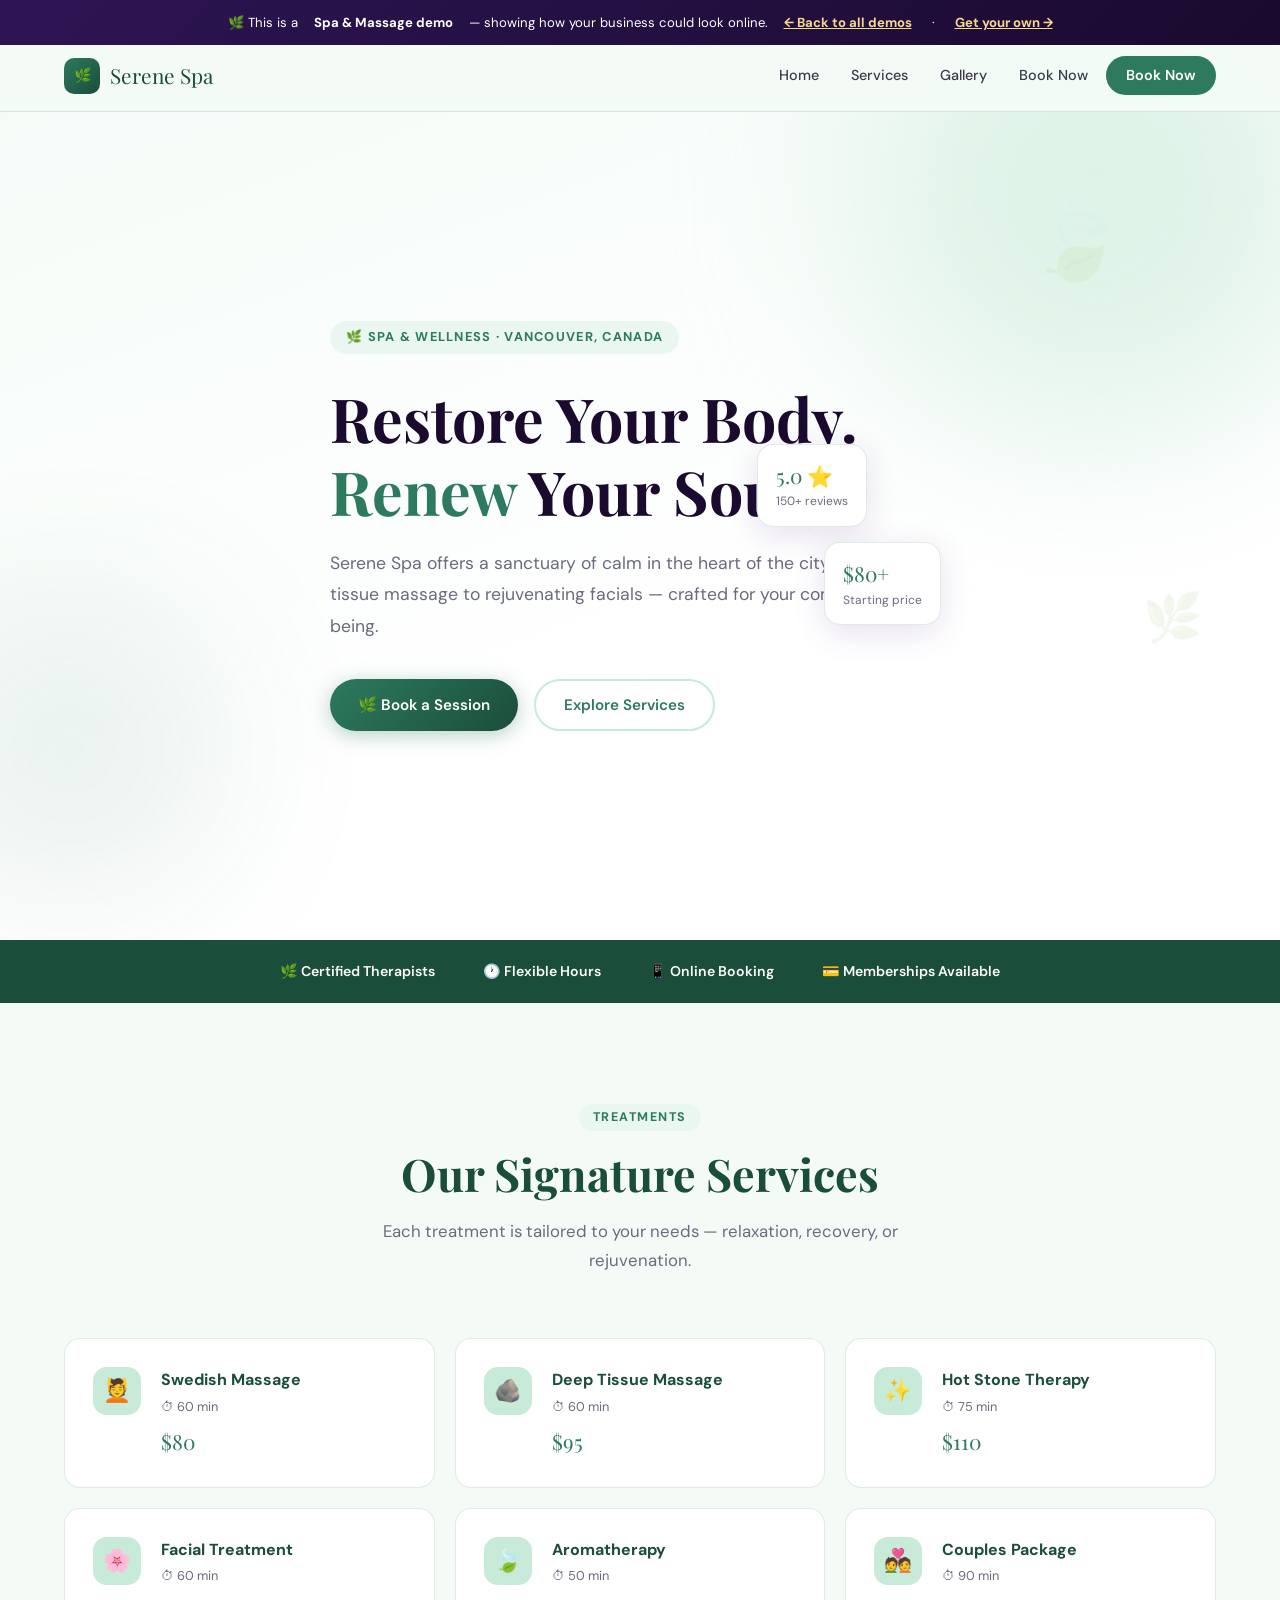
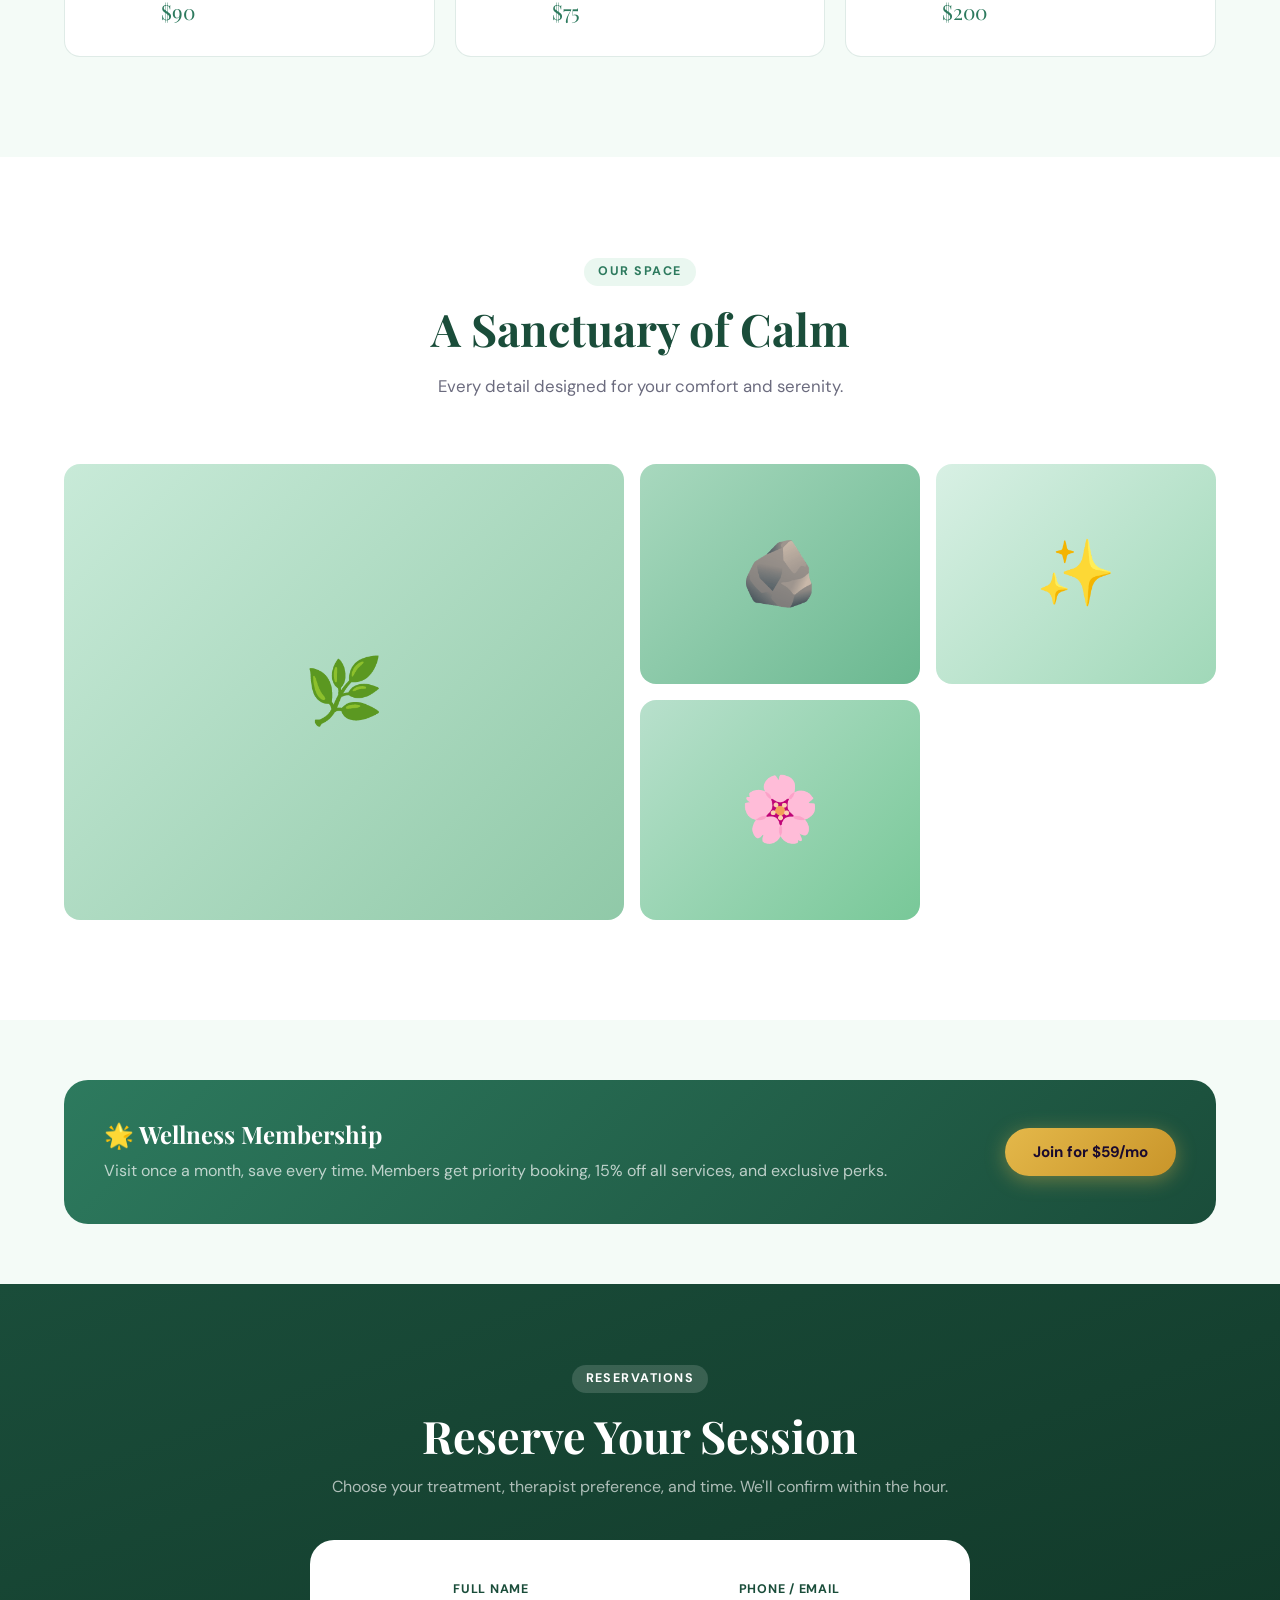
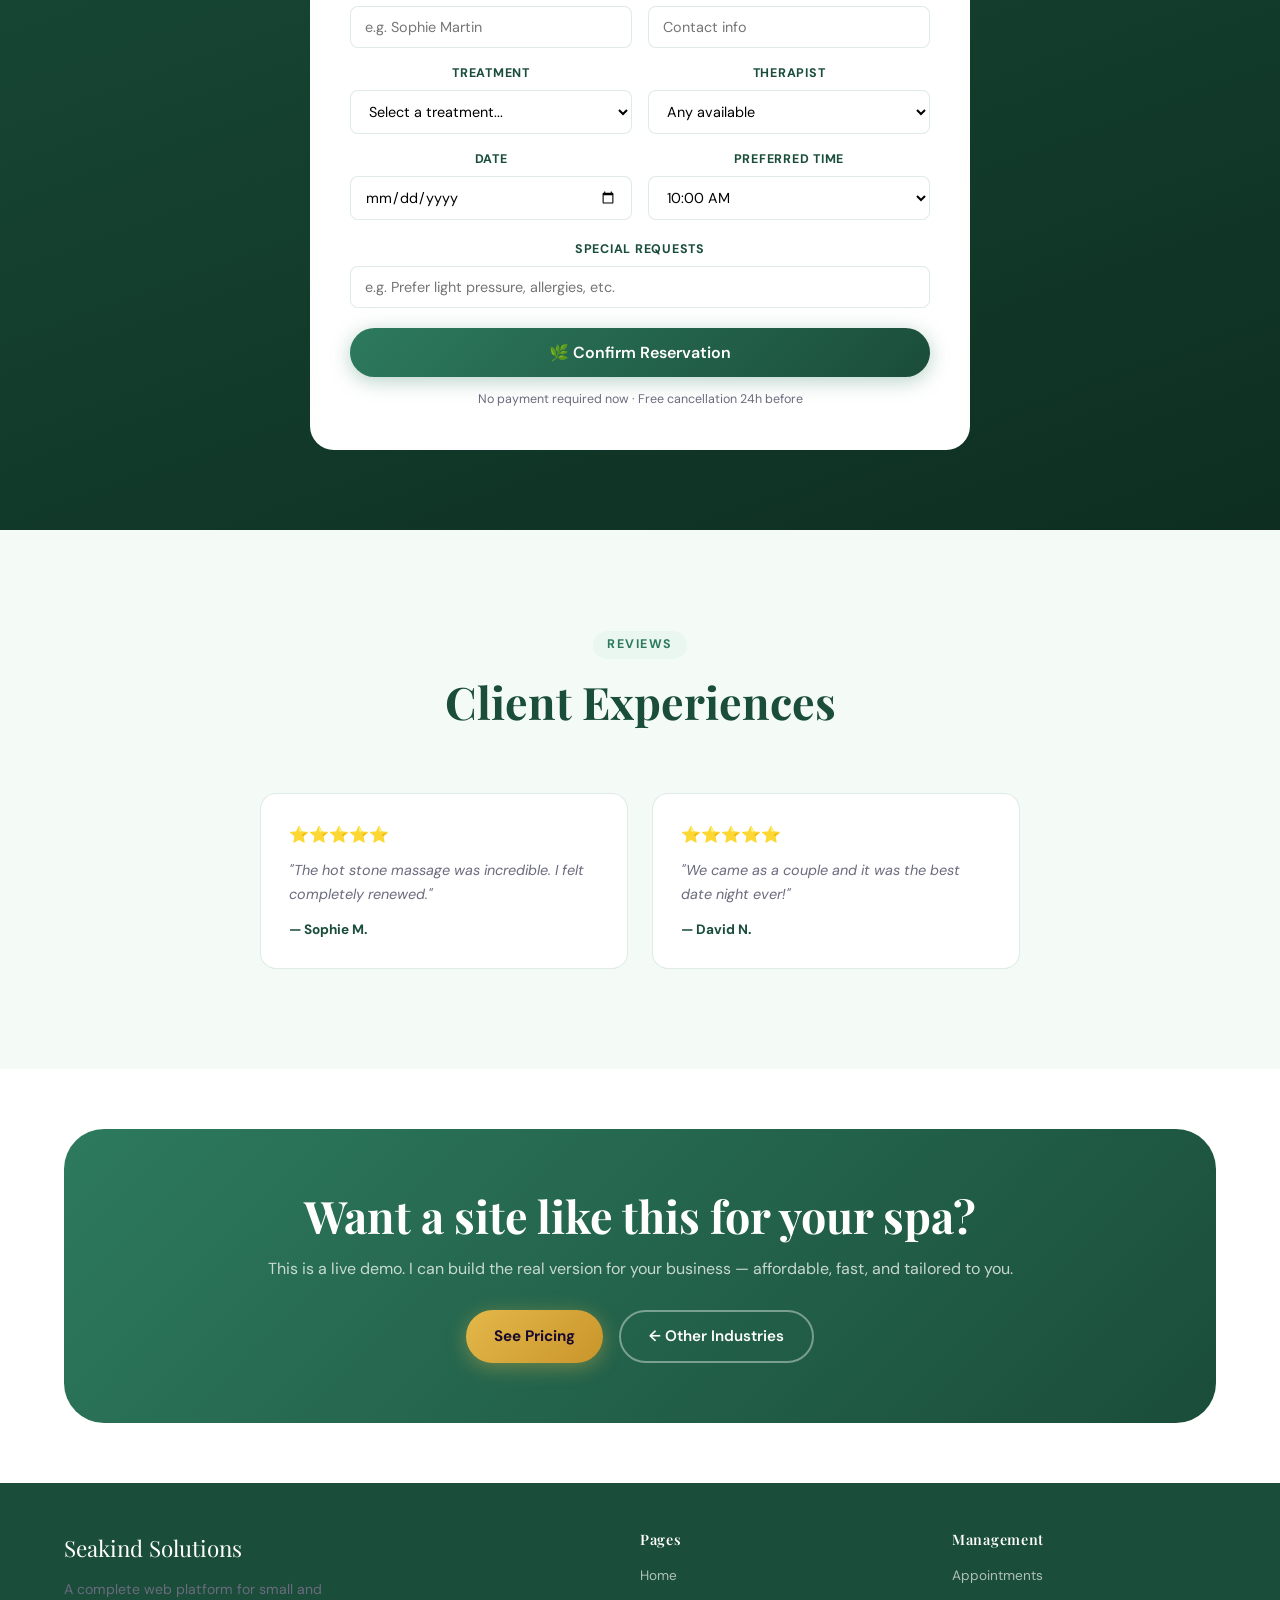
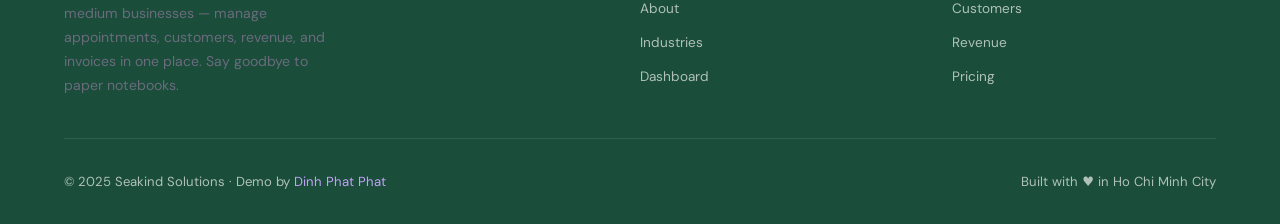
<file: demo-spa.html>
<!DOCTYPE html>
<html lang="en">
<head>
  <meta charset="UTF-8">
  <meta name="viewport" content="width=device-width, initial-scale=1.0">
  <title>Serene Spa — Spa & Massage Demo</title>
  <link rel="stylesheet" href="css/style.css">
  <style>
    /* ── Theme Override for Spa ── */
    :root {
      --ind-primary:  #2d7a5e;
      --ind-dark:     #1a4d3a;
      --ind-light:    #c8ead8;
      --ind-bg:       #f4fbf7;
      --ind-border:   rgba(45,122,94,0.15);
    }

    /* ── Demo Banner ── */
    .demo-banner {
      background: linear-gradient(135deg, var(--purple-800), var(--purple-900));
      color: white;
      text-align: center;
      padding: 12px 24px;
      font-size: 0.82rem;
      position: fixed;
      top: 0; left: 0; right: 0;
      z-index: 2000;
      display: flex;
      align-items: center;
      justify-content: center;
      gap: 16px;
    }
    .demo-banner a { color: var(--gold-light); font-weight: 700; text-decoration: underline; }
    body { padding-top: 40px; }
    .navbar { top: 40px; }
    .mobile-menu { top: calc(40px + var(--nav-h)); }

    /* ── Spa Navbar ── */
    .spa-navbar {
      background: rgba(244,251,247,0.96) !important;
      border-bottom: 1px solid var(--ind-border) !important;
    }
    .spa-navbar .nav-logo-mark  { background: linear-gradient(135deg, var(--ind-primary), var(--ind-dark)) !important; }
    .spa-navbar .nav-logo-text  { color: var(--ind-dark) !important; }
    .spa-navbar .nav-links a:hover { color: var(--ind-primary) !important; background: var(--ind-light) !important; }
    .spa-navbar .nav-cta { background: var(--ind-primary) !important; }
    .spa-navbar .nav-cta:hover { background: var(--ind-dark) !important; box-shadow: 0 4px 16px rgba(45,122,94,0.35) !important; }

    /* ── Hero ── */
    .spa-hero {
      min-height: 100vh;
      display: flex;
      align-items: center;
      padding-top: var(--nav-h);
      position: relative;
      overflow: hidden;
      background: linear-gradient(160deg, var(--ind-bg) 0%, white 65%);
    }
    .spa-hero h1 span { color: var(--ind-primary); }
    .spa-orb {
      position: absolute;
      border-radius: 50%;
      filter: blur(90px);
      pointer-events: none;
    }

    /* Decorative leaf shapes */
    .leaf {
      position: absolute;
      font-size: 5rem;
      opacity: 0.07;
      pointer-events: none;
      animation: leafSway 6s ease-in-out infinite;
    }
    @keyframes leafSway {
      0%,100% { transform: rotate(-8deg); }
      50%      { transform: rotate(8deg); }
    }

    .btn-spa {
      background: linear-gradient(135deg, var(--ind-primary), var(--ind-dark));
      color: white;
      box-shadow: 0 4px 20px rgba(45,122,94,0.35);
    }
    .btn-spa:hover { transform: translateY(-2px); box-shadow: 0 8px 28px rgba(45,122,94,0.45); }
    .btn-spa-outline {
      border: 2px solid var(--ind-light);
      color: var(--ind-primary);
    }
    .btn-spa-outline:hover { border-color: var(--ind-primary); background: var(--ind-bg); }

    /* Floating stat ── */
    .hero-float-badge {
      position: absolute;
      background: white;
      border-radius: var(--radius-md);
      padding: 14px 18px;
      box-shadow: var(--shadow-md);
      font-size: 0.82rem;
      border: 1px solid var(--ind-border);
      animation: floatUp 4s ease-in-out infinite;
    }
    .hero-float-badge .fb-val { font-family: var(--font-display); font-size: 1.3rem; color: var(--ind-primary); }
    @keyframes floatUp { 0%,100%{transform:translateY(0)} 50%{transform:translateY(-10px)} }

    /* ── Perks strip ── */
    .perks-strip {
      background: var(--ind-dark);
      color: white;
      padding: 20px 0;
    }
    .perks-inner {
      display: flex;
      justify-content: center;
      gap: 48px;
      flex-wrap: wrap;
    }
    .perk-item {
      display: flex;
      align-items: center;
      gap: 8px;
      font-size: 0.88rem;
      font-weight: 600;
    }

    /* ── Services ── */
    .services-section { background: var(--ind-bg); }
    .spa-service-card {
      background: white;
      border: 1px solid var(--ind-border);
      border-radius: var(--radius-md);
      padding: 28px;
      display: flex;
      gap: 20px;
      align-items: flex-start;
      transition: var(--transition);
    }
    .spa-service-card:hover {
      border-color: var(--ind-primary);
      box-shadow: 0 8px 28px rgba(45,122,94,0.1);
      transform: translateY(-3px);
    }
    .spa-service-icon {
      width: 48px; height: 48px;
      border-radius: 14px;
      background: var(--ind-light);
      display: flex;
      align-items: center;
      justify-content: center;
      font-size: 1.4rem;
      flex-shrink: 0;
    }
    .spa-service-name { font-weight: 700; color: var(--ind-dark); margin-bottom: 4px; }
    .spa-service-duration { font-size: 0.8rem; color: var(--text-muted); margin-bottom: 8px; }
    .spa-service-price {
      font-family: var(--font-display);
      font-size: 1.3rem;
      color: var(--ind-primary);
    }

    /* ── Gallery ── */
    .spa-gallery-grid {
      display: grid;
      grid-template-columns: 2fr 1fr 1fr;
      grid-template-rows: 220px 220px;
      gap: 16px;
    }
    .spa-gallery-item {
      border-radius: var(--radius-md);
      overflow: hidden;
      position: relative;
      cursor: pointer;
    }
    .spa-gallery-item:first-child { grid-row: span 2; }
    .spa-gallery-bg {
      width: 100%; height: 100%;
      display: flex;
      align-items: center;
      justify-content: center;
      font-size: 4rem;
      transition: transform 0.4s ease;
    }
    .spa-gallery-item:hover .spa-gallery-bg { transform: scale(1.06); }
    .spa-gallery-overlay {
      position: absolute;
      inset: 0;
      background: linear-gradient(to top, rgba(26,77,58,0.75), transparent);
      opacity: 0;
      transition: var(--transition);
      display: flex;
      align-items: flex-end;
      padding: 16px;
      color: white;
      font-size: 0.82rem;
      font-weight: 600;
    }
    .spa-gallery-item:hover .spa-gallery-overlay { opacity: 1; }

    /* ── Booking ── */
    .booking-section {
      background: linear-gradient(160deg, var(--ind-dark), #0d2e20);
      padding: 80px 0;
      color: white;
    }
    .booking-section h2 { color: white; margin-bottom: 10px; }
    .booking-section > .container > p { color: rgba(255,255,255,0.65); margin-bottom: 40px; }
    .booking-form {
      background: white;
      border-radius: var(--radius-lg);
      padding: 40px;
      max-width: 660px;
      margin: 0 auto;
    }
    .form-grid { display: grid; grid-template-columns: 1fr 1fr; gap: 16px; margin-bottom: 20px; }
    .form-field label {
      display: block;
      font-size: 0.78rem;
      font-weight: 700;
      color: var(--ind-dark);
      text-transform: uppercase;
      letter-spacing: 0.06em;
      margin-bottom: 6px;
    }
    .form-field input,
    .form-field select {
      width: 100%;
      padding: 11px 14px;
      border: 1.5px solid var(--ind-border);
      border-radius: var(--radius-sm);
      font-family: var(--font-body);
      font-size: 0.9rem;
      outline: none;
      background: white;
      transition: border-color 0.2s;
    }
    .form-field input:focus,
    .form-field select:focus { border-color: var(--ind-primary); }

    /* ── Membership ── */
    .membership-card {
      background: linear-gradient(135deg, var(--ind-primary), var(--ind-dark));
      border-radius: var(--radius-lg);
      padding: 40px;
      color: white;
      display: flex;
      align-items: center;
      justify-content: space-between;
      gap: 32px;
      flex-wrap: wrap;
    }
    .membership-card h3 { color: white; font-size: 1.5rem; margin-bottom: 8px; }
    .membership-card p  { color: rgba(255,255,255,0.7); }

    /* ── Testimonials ── */
    .testimonial-card {
      background: white;
      border: 1px solid var(--ind-border);
      border-radius: var(--radius-md);
      padding: 28px;
    }
    .stars { color: #f59e0b; margin-bottom: 10px; }

    @media (max-width: 860px) {
      .spa-gallery-grid { grid-template-columns: 1fr 1fr; grid-template-rows: auto; }
      .spa-gallery-item:first-child { grid-row: span 1; }
      .form-grid { grid-template-columns: 1fr; }
    }
    @media (max-width: 580px) {
      .spa-gallery-grid { grid-template-columns: 1fr 1fr; }
    }
  </style>
</head>
<body>

<!-- Demo Banner -->
<div class="demo-banner">
  🌿 This is a <strong>Spa & Massage demo</strong> — showing how your business could look online.
  <a href="industries.html">← Back to all demos</a>
  &nbsp;·&nbsp;
  <a href="pricing.html">Get your own →</a>
</div>

<header class="navbar spa-navbar" id="navbar"></header>
<nav class="mobile-menu" id="mobile-menu"></nav>

<!-- ── HERO ──────────────────────────────────────────────── -->
<section class="spa-hero">
  <div class="spa-orb" style="width:480px;height:480px;background:#c8ead8;top:-80px;right:-60px;opacity:0.55;"></div>
  <div class="spa-orb" style="width:300px;height:300px;background:#2d7a5e;bottom:40px;left:-80px;opacity:0.1;"></div>
  <div class="leaf" style="top:15%;right:12%;animation-delay:0s;">🍃</div>
  <div class="leaf" style="top:60%;right:6%;animation-delay:2s;font-size:3rem;">🌿</div>

  <div class="container" style="position:relative;z-index:2;">
    <div style="max-width:620px;animation:fadeSlideUp 0.6s ease both;">
      <div style="display:inline-flex;align-items:center;gap:8px;background:#eaf7f0;color:var(--ind-primary);font-size:0.8rem;font-weight:700;letter-spacing:0.1em;text-transform:uppercase;padding:6px 16px;border-radius:999px;margin-bottom:28px;">
        🌿 Spa & Wellness · Vancouver, Canada
      </div>
      <h1 style="margin-bottom:20px;">
        Restore Your Body. <span>Renew</span> Your Soul.
      </h1>
      <p style="font-size:1.1rem;line-height:1.8;color:var(--text-muted);">
        Serene Spa offers a sanctuary of calm in the heart of the city. From deep tissue massage to rejuvenating facials — crafted for your complete well-being.
      </p>
      <div style="display:flex;gap:16px;flex-wrap:wrap;margin-top:36px;">
        <a href="#booking" class="btn btn-spa">🌿 Book a Session</a>
        <a href="#services" class="btn btn-spa-outline">Explore Services</a>
      </div>
    </div>

    <div class="hero-float-badge" style="right:16%;top:30%;">
      <div class="fb-val">5.0 ⭐</div>
      <div style="font-size:0.75rem;color:var(--text-muted);">150+ reviews</div>
    </div>
    <div class="hero-float-badge" style="right:5%;top:54%;animation-delay:1.5s;">
      <div class="fb-val">$80+</div>
      <div style="font-size:0.75rem;color:var(--text-muted);">Starting price</div>
    </div>
  </div>
</section>

<!-- Perks Strip -->
<div class="perks-strip">
  <div class="container">
    <div class="perks-inner">
      <div class="perk-item">🌿 Certified Therapists</div>
      <div class="perk-item">🕐 Flexible Hours</div>
      <div class="perk-item">📱 Online Booking</div>
      <div class="perk-item">💳 Memberships Available</div>
    </div>
  </div>
</div>

<!-- ── SERVICES ──────────────────────────────────────────── -->
<section class="section services-section" id="services">
  <div class="container">
    <div class="section-header fade-up">
      <span class="section-label" style="background:#eaf7f0;color:var(--ind-primary);">Treatments</span>
      <h2 style="color:var(--ind-dark);">Our Signature Services</h2>
      <p>Each treatment is tailored to your needs — relaxation, recovery, or rejuvenation.</p>
    </div>
    <div style="display:grid;grid-template-columns:repeat(auto-fill,minmax(300px,1fr));gap:20px;" id="services-grid"></div>
  </div>
</section>

<!-- ── GALLERY ───────────────────────────────────────────── -->
<section class="section" id="gallery">
  <div class="container">
    <div class="section-header fade-up">
      <span class="section-label" style="background:#eaf7f0;color:var(--ind-primary);">Our Space</span>
      <h2 style="color:var(--ind-dark);">A Sanctuary of Calm</h2>
      <p>Every detail designed for your comfort and serenity.</p>
    </div>
    <div class="spa-gallery-grid fade-up" id="gallery-grid"></div>
  </div>
</section>

<!-- ── MEMBERSHIP ────────────────────────────────────────── -->
<section class="section-sm" style="background:var(--ind-bg);">
  <div class="container">
    <div class="membership-card fade-up">
      <div>
        <h3>🌟 Wellness Membership</h3>
        <p>Visit once a month, save every time. Members get priority booking, 15% off all services, and exclusive perks.</p>
      </div>
      <a href="#booking" class="btn btn-gold" style="white-space:nowrap;">Join for $59/mo</a>
    </div>
  </div>
</section>

<!-- ── BOOKING ───────────────────────────────────────────── -->
<section class="booking-section" id="booking">
  <div class="container" style="text-align:center;">
    <span class="section-label" style="background:rgba(255,255,255,0.15);color:white;">Reservations</span>
    <h2>Reserve Your Session</h2>
    <p>Choose your treatment, therapist preference, and time. We'll confirm within the hour.</p>

    <div class="booking-form">
      <div class="form-grid">
        <div class="form-field">
          <label>Full Name</label>
          <input type="text" placeholder="e.g. Sophie Martin">
        </div>
        <div class="form-field">
          <label>Phone / Email</label>
          <input type="text" placeholder="Contact info">
        </div>
        <div class="form-field">
          <label>Treatment</label>
          <select id="service-select">
            <option value="">Select a treatment...</option>
          </select>
        </div>
        <div class="form-field">
          <label>Therapist</label>
          <select>
            <option>Any available</option>
            <option>Mei</option>
            <option>Sarah</option>
            <option>Linh</option>
          </select>
        </div>
        <div class="form-field">
          <label>Date</label>
          <input type="date">
        </div>
        <div class="form-field">
          <label>Preferred Time</label>
          <select>
            <option>10:00 AM</option>
            <option>11:30 AM</option>
            <option>1:00 PM</option>
            <option>2:30 PM</option>
            <option>4:00 PM</option>
            <option>5:30 PM</option>
          </select>
        </div>
      </div>
      <div class="form-field" style="margin-bottom:20px;">
        <label>Special Requests</label>
        <input type="text" placeholder="e.g. Prefer light pressure, allergies, etc.">
      </div>
      <button onclick="alert('✅ Session request sent! We\'ll confirm your booking within the hour.')" class="btn btn-spa" style="width:100%;justify-content:center;font-size:1rem;padding:14px;">
        🌿 Confirm Reservation
      </button>
      <p style="margin-top:12px;font-size:0.78rem;color:var(--text-muted);">No payment required now · Free cancellation 24h before</p>
    </div>
  </div>
</section>

<!-- ── TESTIMONIALS ──────────────────────────────────────── -->
<section class="section" style="background:var(--ind-bg);">
  <div class="container">
    <div class="section-header fade-up">
      <span class="section-label" style="background:#eaf7f0;color:var(--ind-primary);">Reviews</span>
      <h2 style="color:var(--ind-dark);">Client Experiences</h2>
    </div>
    <div style="display:grid;grid-template-columns:repeat(2,1fr);gap:24px;max-width:760px;margin:0 auto;" id="testimonials-row"></div>
  </div>
</section>

<!-- ── CTA ───────────────────────────────────────────────── -->
<section class="section-sm">
  <div class="container">
    <div style="background:linear-gradient(135deg,var(--ind-primary),var(--ind-dark));border-radius:var(--radius-xl);padding:60px 40px;text-align:center;color:white;" class="fade-up">
      <h2 style="color:white;margin-bottom:12px;">Want a site like this for your spa?</h2>
      <p style="color:rgba(255,255,255,0.75);margin-bottom:28px;">This is a live demo. I can build the real version for your business — affordable, fast, and tailored to you.</p>
      <div style="display:flex;gap:16px;justify-content:center;flex-wrap:wrap;">
        <a href="pricing.html" class="btn btn-gold">See Pricing</a>
        <a href="industries.html" class="btn btn-outline" style="border-color:rgba(255,255,255,0.4);color:white;">← Other Industries</a>
      </div>
    </div>
  </div>
</section>

<footer class="footer" style="background:var(--ind-dark);" id="footer"></footer>

<script src="js/data.js"></script>
<script src="js/main.js"></script>
<script>
  const NAV_LINKS_SPA = [
    { label: "Home",      href: "#" },
    { label: "Services",  href: "#services" },
    { label: "Gallery",   href: "#gallery" },
    { label: "Book Now",  href: "#booking" },
  ];

  document.addEventListener("DOMContentLoaded", () => {
    const nav = document.getElementById("navbar");
    nav.innerHTML = `
      <div class="container nav-inner">
        <a href="#" class="nav-logo">
          <div class="nav-logo-mark" style="background:linear-gradient(135deg,#2d7a5e,#1a4d3a);">🌿</div>
          <span class="nav-logo-text" style="color:#1a4d3a;">Serene Spa</span>
        </a>
        <nav class="nav-links">
          ${NAV_LINKS_SPA.map(l => `<a href="${l.href}">${l.label}</a>`).join("")}
          <a href="#booking" class="nav-cta" style="background:#2d7a5e;">Book Now</a>
        </nav>
        <div class="hamburger" id="hamburger"><span></span><span></span><span></span></div>
      </div>`;

    const mm = document.getElementById("mobile-menu");
    mm.innerHTML = NAV_LINKS_SPA.map(l => `<a href="${l.href}">${l.label}</a>`).join("");
    document.getElementById("hamburger").addEventListener("click", () => {
      mm.style.display = mm.style.display === "flex" ? "none" : "flex";
    });
    window.addEventListener("scroll", () => nav.classList.toggle("scrolled", window.scrollY > 10));

    buildFooter();

    const spa   = SITE.industries.find(i => i.id === "spa");
    const icons = ["💆","🪨","✨","🌸","🍃","💑"];

    // Services
    const sg = document.getElementById("services-grid");
    spa.services.forEach((s, i) => {
      sg.innerHTML += `
        <div class="spa-service-card fade-up" style="transition-delay:${i*80}ms">
          <div class="spa-service-icon">${icons[i] || "🌿"}</div>
          <div>
            <div class="spa-service-name">${s.name}</div>
            <div class="spa-service-duration">⏱ ${s.duration}</div>
            <div class="spa-service-price">${s.price}</div>
          </div>
        </div>`;

      document.getElementById("service-select").innerHTML +=
        `<option>${s.name} — ${s.price}</option>`;
    });

    // Gallery
    const gg     = document.getElementById("gallery-grid");
    const gemoji = ["🌿","🪨","✨","🌸"];
    spa.gallery.forEach((item, i) => {
      gg.innerHTML += `
        <div class="spa-gallery-item">
          <div class="spa-gallery-bg" style="background:${item.bg};height:100%;">${gemoji[i]}</div>
          <div class="spa-gallery-overlay">${item.label}</div>
        </div>`;
    });

    // Testimonials
    const tr = document.getElementById("testimonials-row");
    spa.testimonials.forEach(t => {
      tr.innerHTML += `
        <div class="testimonial-card fade-up">
          <div class="stars">${"⭐".repeat(t.stars)}</div>
          <p style="font-size:0.9rem;line-height:1.7;font-style:italic;margin-bottom:12px;">"${t.text}"</p>
          <div style="font-weight:700;font-size:0.85rem;color:var(--ind-dark);">— ${t.name}</div>
        </div>`;
    });

    initScrollReveal();
  });
</script>
</body>
</html>
</file>
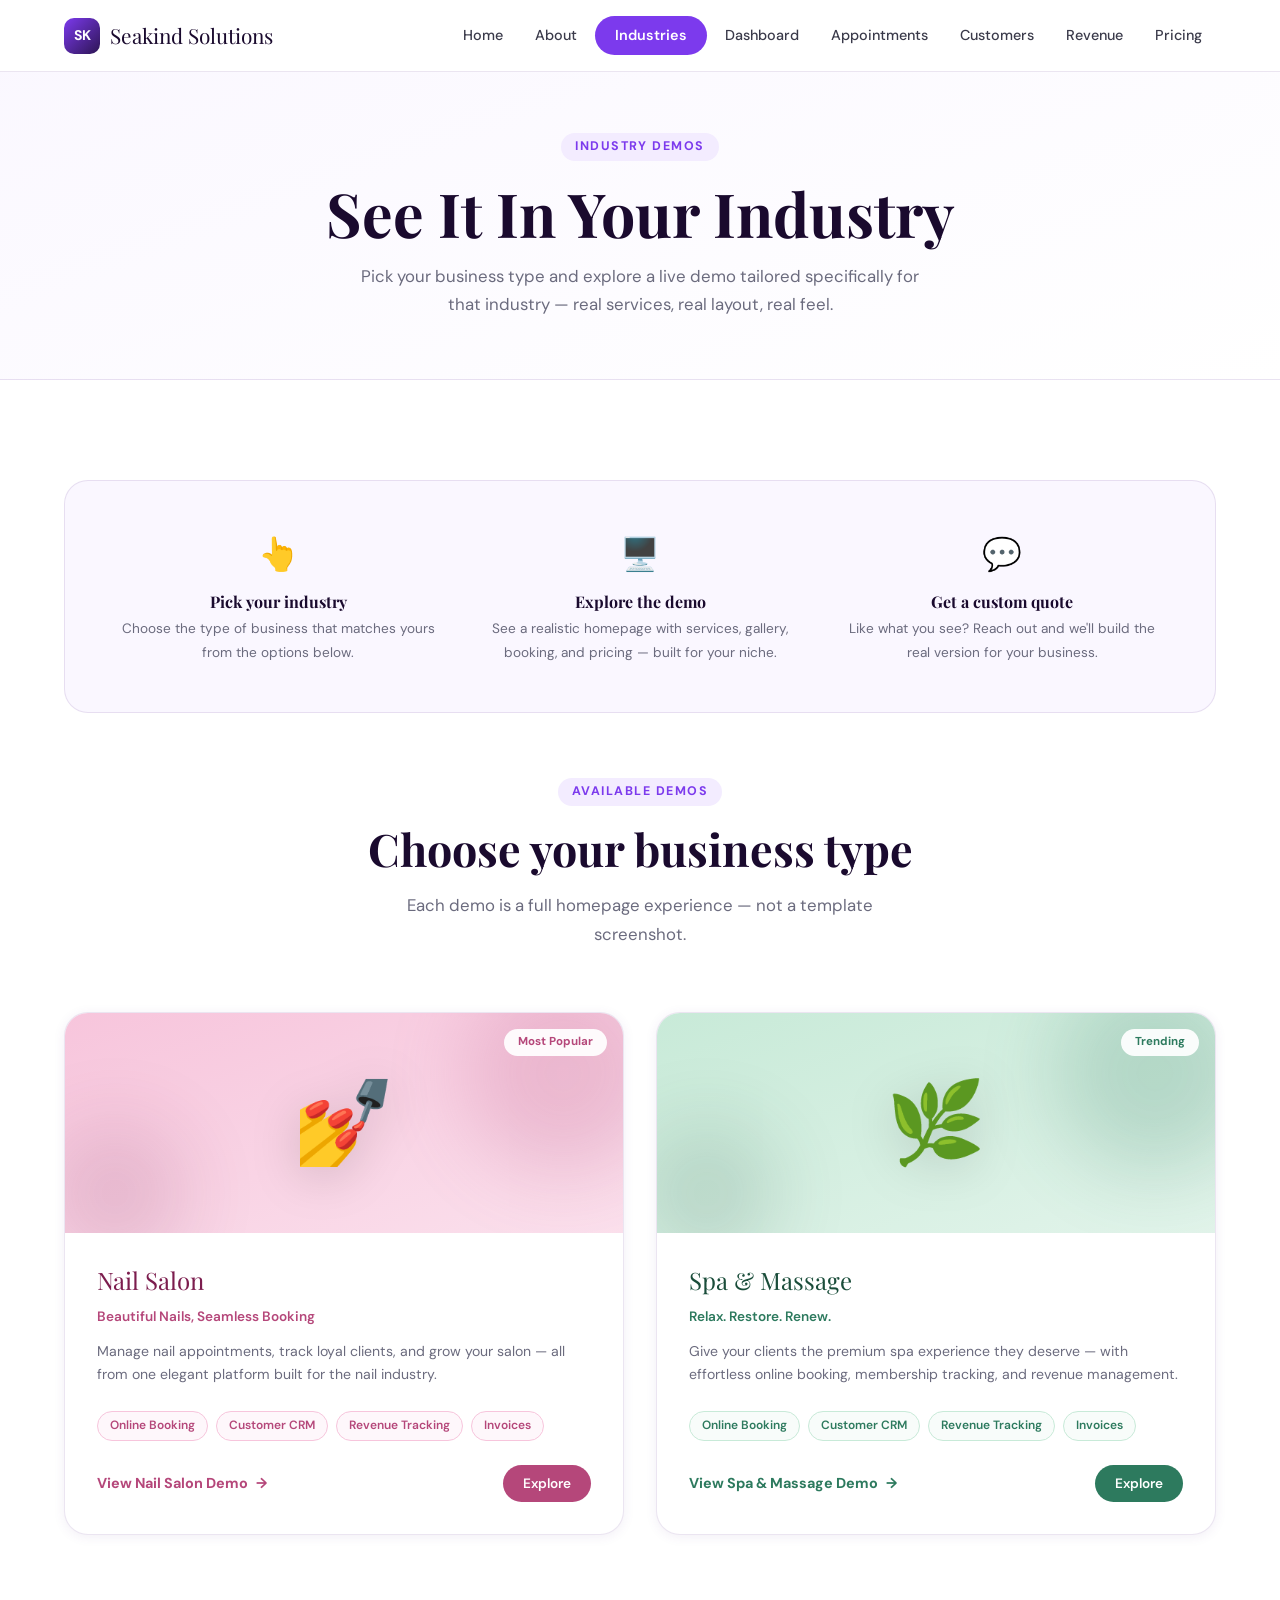
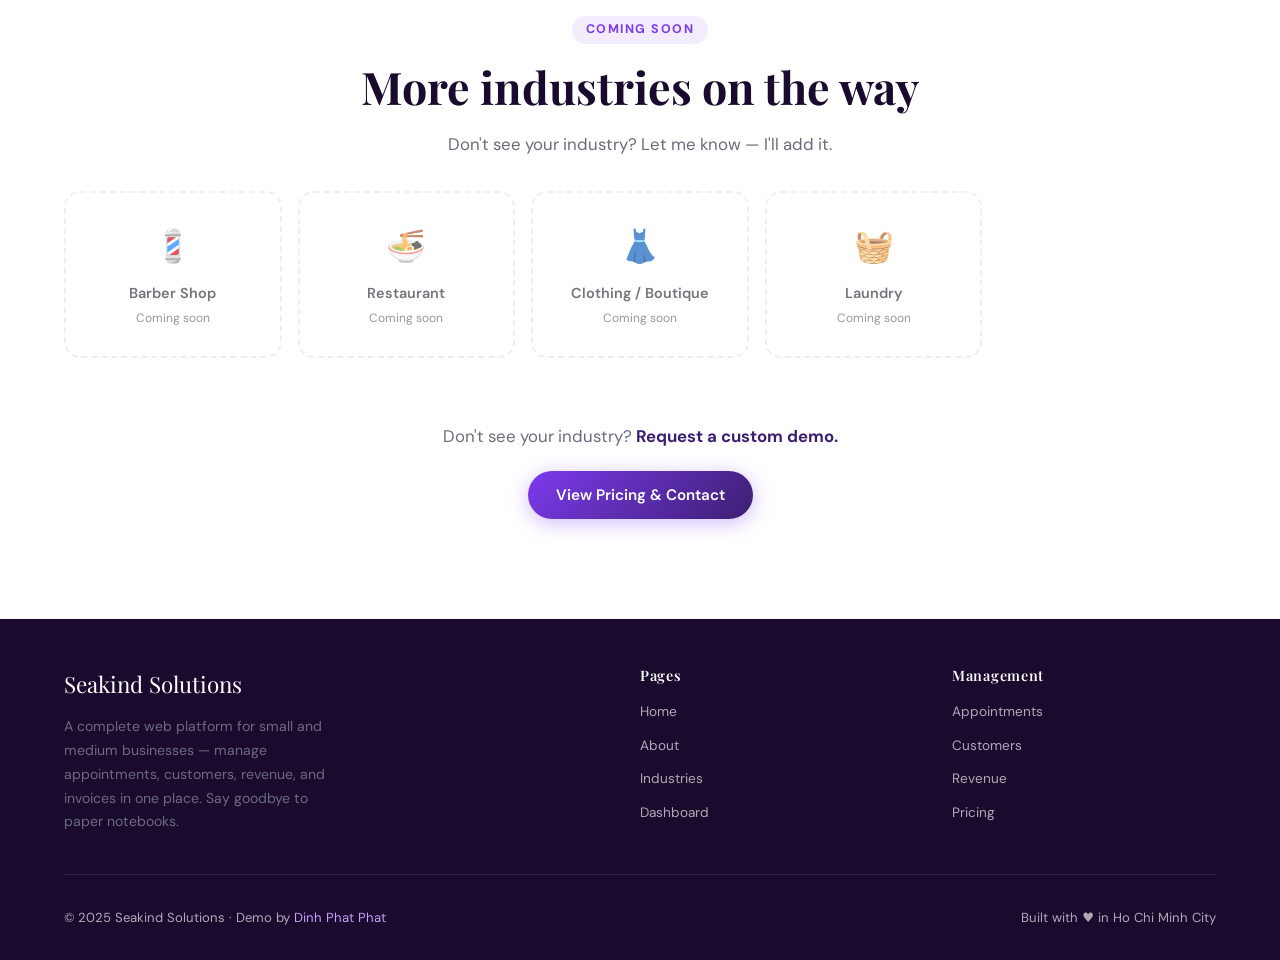
<file: industries.html>
<!DOCTYPE html>
<html lang="en">

<head>
  <meta charset="UTF-8">
  <meta name="viewport" content="width=device-width, initial-scale=1.0">
  <title>Industries — Seakind Solutions</title>
  <link rel="stylesheet" href="css/style.css">
  <style>
    /* ── Industry Cards ── */
    .industry-grid {
      display: grid;
      grid-template-columns: repeat(auto-fit, minmax(380px, 1fr));
      gap: 32px;
      margin-bottom: 80px;
    }

    .industry-card {
      border-radius: var(--radius-lg);
      overflow: hidden;
      border: 1px solid var(--border);
      box-shadow: var(--shadow-sm);
      transition: var(--transition);
      background: white;
      cursor: pointer;
      text-decoration: none;
      display: block;
      position: relative;
    }

    .industry-card:hover {
      transform: translateY(-8px);
      box-shadow: var(--shadow-lg);
    }

    .industry-card-hero {
      height: 220px;
      display: flex;
      align-items: center;
      justify-content: center;
      position: relative;
      overflow: hidden;
    }

    .industry-card-emoji {
      font-size: 5rem;
      position: relative;
      z-index: 2;
      filter: drop-shadow(0 8px 24px rgba(0, 0, 0, 0.15));
      transition: transform 0.4s ease;
    }

    .industry-card:hover .industry-card-emoji {
      transform: scale(1.15) translateY(-6px);
    }

    .industry-card-hero-orb {
      position: absolute;
      border-radius: 50%;
      filter: blur(40px);
      opacity: 0.5;
    }

    .industry-card-badge {
      position: absolute;
      top: 16px;
      right: 16px;
      padding: 4px 14px;
      border-radius: 999px;
      font-size: 0.72rem;
      font-weight: 700;
      background: rgba(255, 255, 255, 0.92);
      backdrop-filter: blur(8px);
      z-index: 3;
    }

    .industry-card-body {
      padding: 28px 32px 32px;
    }

    .industry-card-name {
      font-family: var(--font-display);
      font-size: 1.5rem;
      margin-bottom: 6px;
    }

    .industry-card-tagline {
      font-size: 0.85rem;
      font-weight: 600;
      margin-bottom: 12px;
    }

    .industry-card-desc {
      font-size: 0.88rem;
      color: var(--text-muted);
      line-height: 1.7;
      margin-bottom: 24px;
    }

    .industry-features-row {
      display: flex;
      flex-wrap: wrap;
      gap: 8px;
      margin-bottom: 24px;
    }

    .industry-feature-pill {
      font-size: 0.75rem;
      font-weight: 600;
      padding: 4px 12px;
      border-radius: 999px;
      border: 1.5px solid;
    }

    .industry-cta {
      display: flex;
      align-items: center;
      justify-content: space-between;
    }

    .industry-arrow {
      display: flex;
      align-items: center;
      gap: 8px;
      font-size: 0.9rem;
      font-weight: 700;
      transition: gap 0.3s ease;
    }

    .industry-card:hover .industry-arrow {
      gap: 14px;
    }

    /* ── How Demo Works ── */
    .demo-explainer {
      background: var(--purple-50);
      border: 1px solid var(--border);
      border-radius: var(--radius-lg);
      padding: 48px;
      display: grid;
      grid-template-columns: 1fr 1fr 1fr;
      gap: 32px;
      margin-bottom: 64px;
    }

    .demo-explainer-step {
      text-align: center;
    }

    .demo-explainer-icon {
      font-size: 2rem;
      margin-bottom: 12px;
    }

    .demo-explainer-step h4 {
      font-size: 1rem;
      margin-bottom: 6px;
    }

    .demo-explainer-step p {
      font-size: 0.85rem;
    }

    /* ── Coming Soon ── */
    .coming-soon-grid {
      display: grid;
      grid-template-columns: repeat(auto-fill, minmax(200px, 1fr));
      gap: 16px;
      margin-top: 32px;
    }

    .coming-soon-card {
      background: white;
      border: 2px dashed var(--border);
      border-radius: var(--radius-md);
      padding: 28px 20px;
      text-align: center;
      opacity: 0.7;
    }

    .coming-soon-card .cs-icon {
      font-size: 2rem;
      margin-bottom: 10px;
    }

    .coming-soon-card .cs-name {
      font-weight: 600;
      font-size: 0.9rem;
      color: var(--gray-700);
    }

    .coming-soon-card .cs-tag {
      font-size: 0.75rem;
      color: var(--text-muted);
      margin-top: 4px;
    }

    @media (max-width: 680px) {
      .industry-grid {
        grid-template-columns: 1fr;
      }

      .demo-explainer {
        grid-template-columns: 1fr;
        gap: 24px;
        padding: 32px 24px;
      }
    }
  </style>
</head>

<body>

  <header class="navbar" id="navbar"></header>
  <nav class="mobile-menu" id="mobile-menu"></nav>

  <!-- Page Hero -->
  <section class="page-hero">
    <div class="container">
      <span class="section-label">Industry Demos</span>
      <h1>See It In Your Industry</h1>
      <p>Pick your business type and explore a live demo tailored specifically for that industry — real services, real
        layout, real feel.</p>
    </div>
  </section>

  <section class="section">
    <div class="container">

      <!-- Explainer -->
      <div class="demo-explainer fade-up">
        <div class="demo-explainer-step">
          <div class="demo-explainer-icon">👆</div>
          <h4>Pick your industry</h4>
          <p>Choose the type of business that matches yours from the options below.</p>
        </div>
        <div class="demo-explainer-step">
          <div class="demo-explainer-icon">🖥️</div>
          <h4>Explore the demo</h4>
          <p>See a realistic homepage with services, gallery, booking, and pricing — built for your niche.</p>
        </div>
        <div class="demo-explainer-step">
          <div class="demo-explainer-icon">💬</div>
          <h4>Get a custom quote</h4>
          <p>Like what you see? Reach out and we'll build the real version for your business.</p>
        </div>
      </div>

      <!-- Industry Cards -->
      <div class="section-header fade-up">
        <span class="section-label">Available Demos</span>
        <h2>Choose your business type</h2>
        <p>Each demo is a full homepage experience — not a template screenshot.</p>
      </div>

      <div class="industry-grid" id="industry-grid"></div>

      <!-- Coming Soon -->
      <div class="section-header fade-up" style="margin-bottom:32px;">
        <span class="section-label">Coming Soon</span>
        <h2>More industries on the way</h2>
        <p>Don't see your industry? Let me know — I'll add it.</p>
      </div>

      <div class="coming-soon-grid fade-up">
        <div class="coming-soon-card">
          <div class="cs-icon">💈</div>
          <div class="cs-name">Barber Shop</div>
          <div class="cs-tag">Coming soon</div>
        </div>
        <div class="coming-soon-card">
          <div class="cs-icon">🍜</div>
          <div class="cs-name">Restaurant</div>
          <div class="cs-tag">Coming soon</div>
        </div>
        <div class="coming-soon-card">
          <div class="cs-icon">👗</div>
          <div class="cs-name">Clothing / Boutique</div>
          <div class="cs-tag">Coming soon</div>
        </div>
        <div class="coming-soon-card">
          <div class="cs-icon">🧺</div>
          <div class="cs-name">Laundry</div>
          <div class="cs-tag">Coming soon</div>
        </div>
      </div>

      <!-- CTA -->
      <div style="text-align:center;margin-top:64px;" class="fade-up">
        <p style="margin-bottom:20px;font-size:1.05rem;">Don't see your industry? <strong
            style="color:var(--purple-700);">Request a custom demo.</strong></p>
        <a href="pricing.html" class="btn btn-primary">View Pricing & Contact</a>
      </div>

    </div>
  </section>

  <footer class="footer" id="footer"></footer>

  <script src="js/data.js"></script>
  <script src="js/main.js"></script>
  <script>
    document.addEventListener("DOMContentLoaded", () => {
      buildNav("industries.html");
      buildFooter();

      const grid = document.getElementById("industry-grid");

      SITE.industries.forEach((ind, i) => {
        const pills = ["Online Booking", "Customer CRM", "Revenue Tracking", "Invoices"].map(f => `
      <span class="industry-feature-pill" style="color:${ind.color};border-color:${ind.accent};background:${ind.accent}22;">${f}</span>
    `).join("");

        grid.innerHTML += `
      <a href="${ind.href}" class="industry-card fade-up" style="transition-delay:${i * 120}ms;">
        <div class="industry-card-badge" style="color:${ind.color};">${ind.badge}</div>
        <div class="industry-card-hero" style="background:linear-gradient(160deg,${ind.accent},${ind.accent}88);">
          <div class="industry-card-hero-orb" style="width:200px;height:200px;background:${ind.color};top:-40px;right:-40px;opacity:0.2;"></div>
          <div class="industry-card-hero-orb" style="width:140px;height:140px;background:${ind.color2};bottom:-30px;left:-20px;opacity:0.15;"></div>
          <span class="industry-card-emoji">${ind.emoji}</span>
        </div>
        <div class="industry-card-body">
          <div class="industry-card-name" style="color:${ind.color2};">${ind.name}</div>
          <div class="industry-card-tagline" style="color:${ind.color};">${ind.tagline}</div>
          <p class="industry-card-desc">${ind.description}</p>
          <div class="industry-features-row">${pills}</div>
          <div class="industry-cta">
            <span class="industry-arrow" style="color:${ind.color};">View ${ind.name} Demo <span>→</span></span>
            <span class="btn" style="background:${ind.color};color:white;padding:8px 20px;border-radius:999px;font-size:0.85rem;">Explore</span>
          </div>
        </div>
      </a>`;
      });

      initScrollReveal();
    });
  </script>
</body>

</html>
</file>
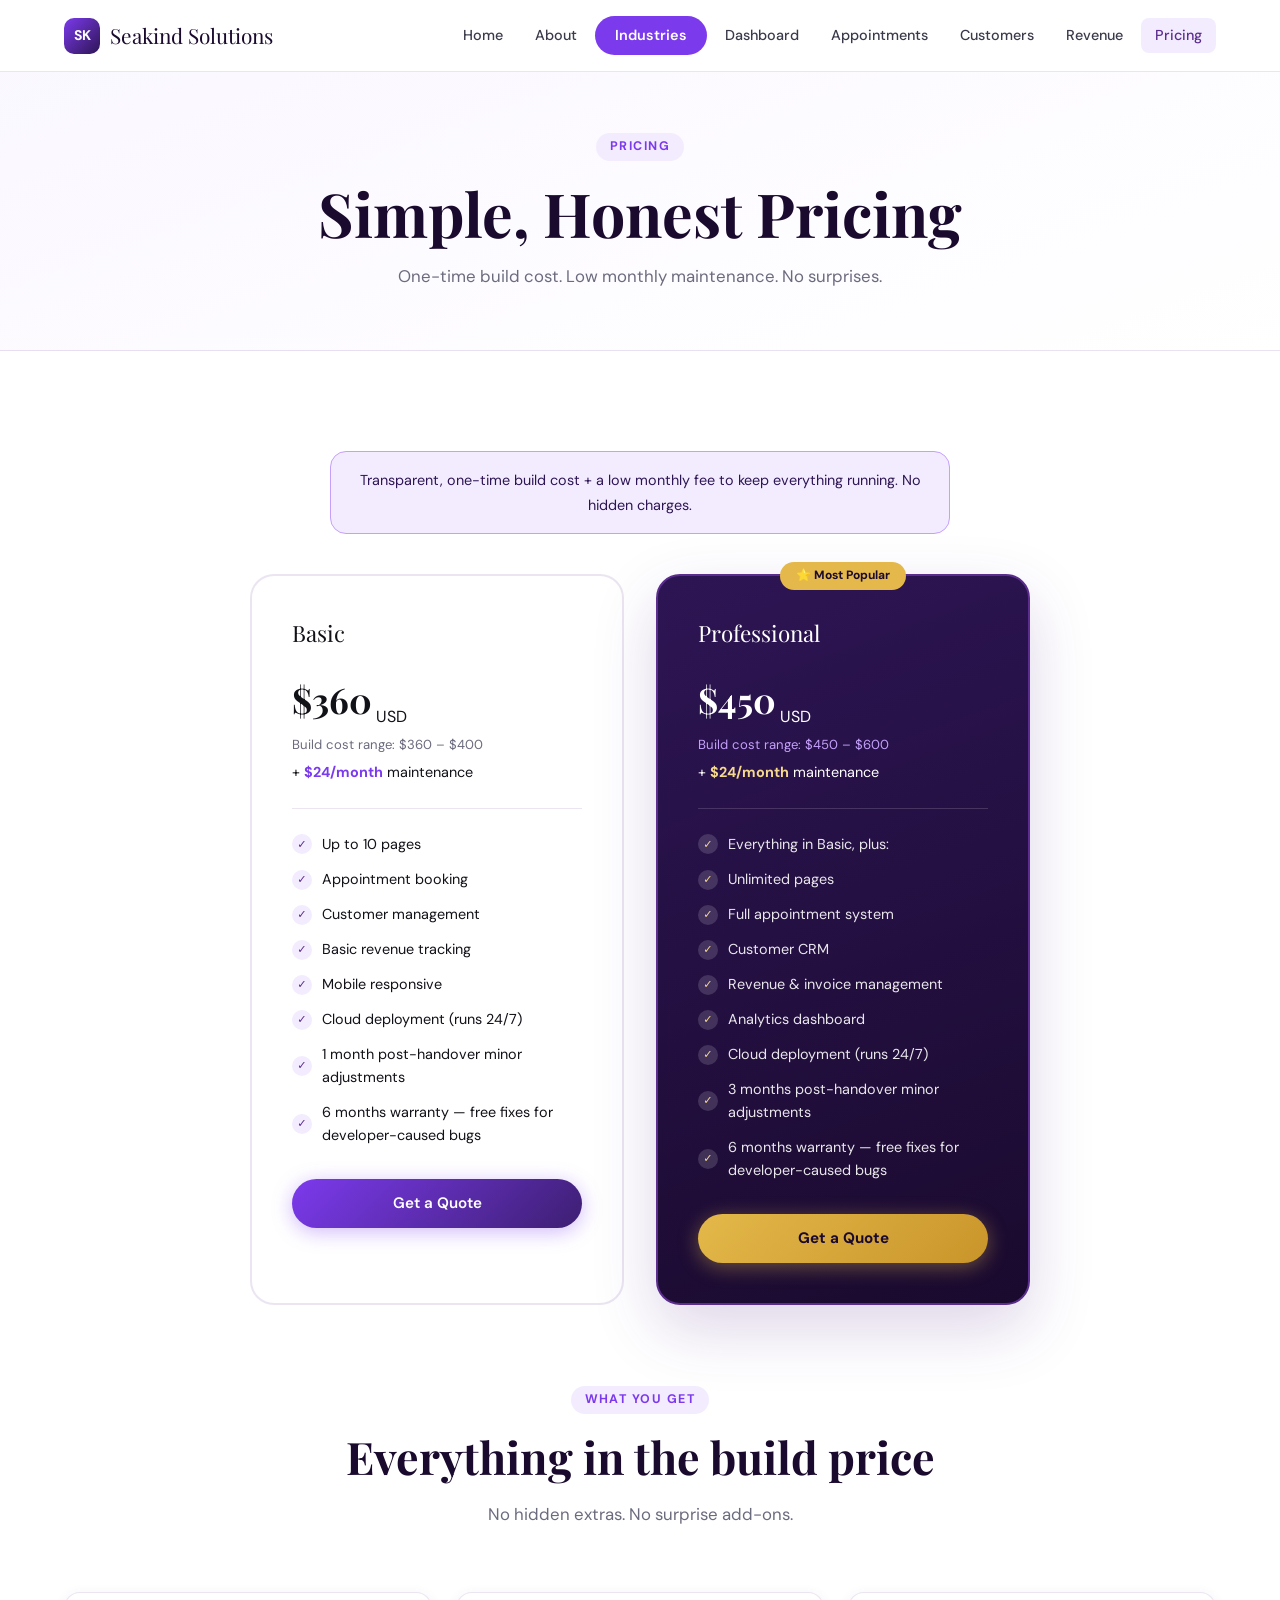
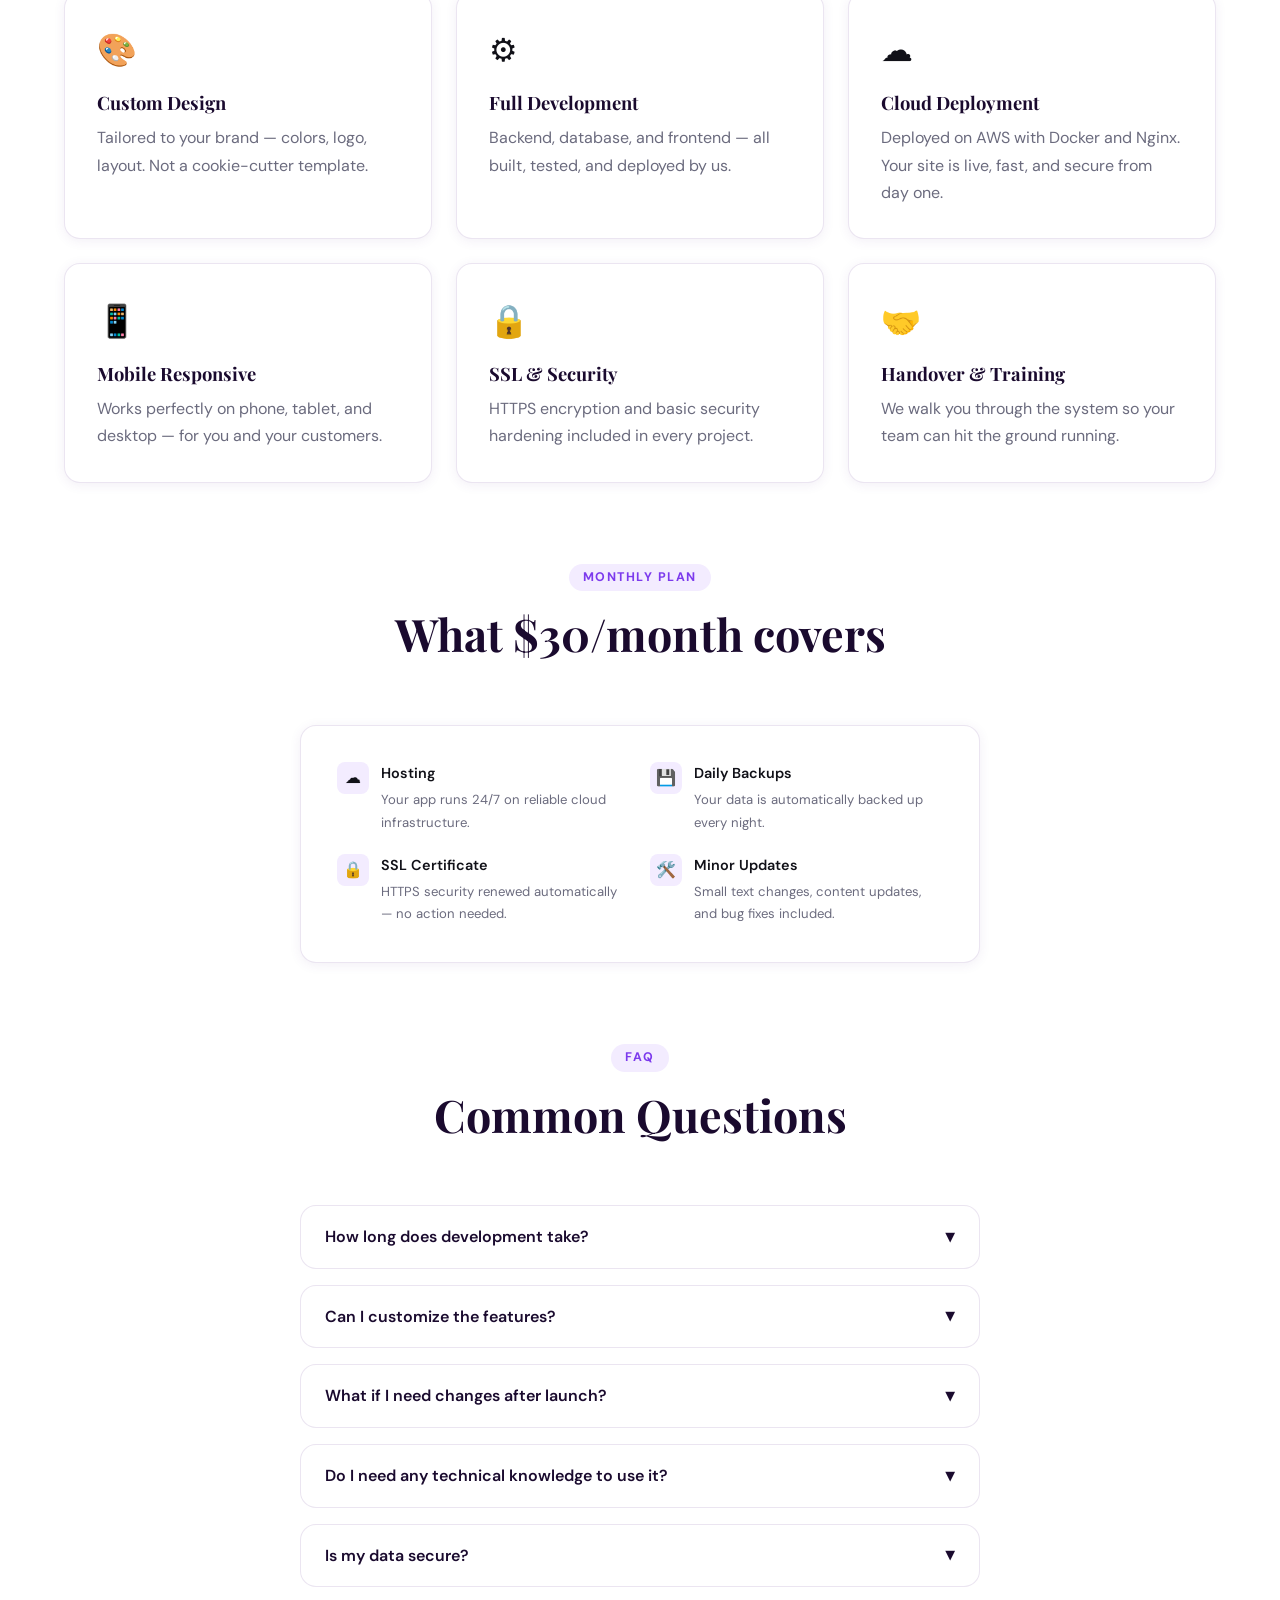
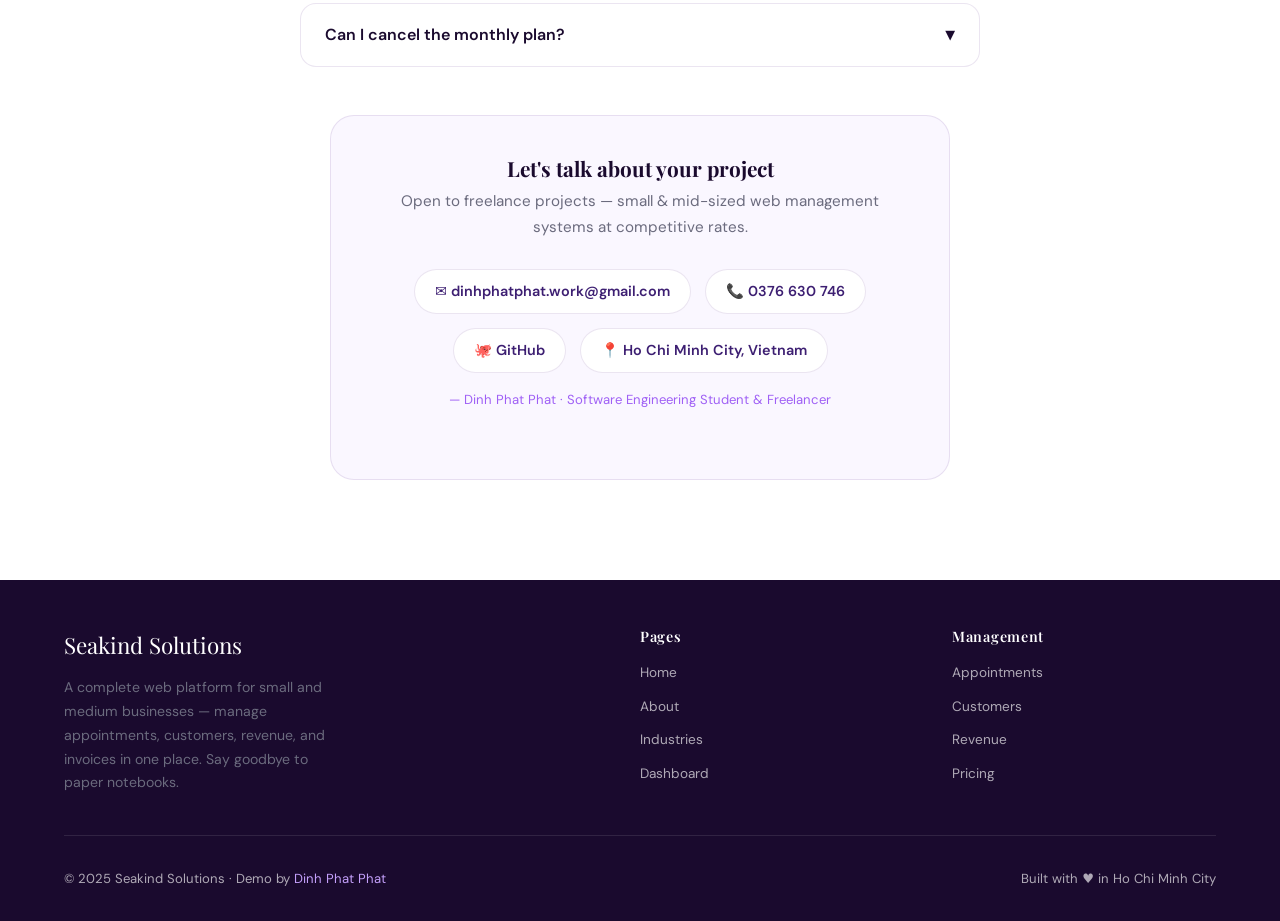
<file: pricing.html>
<!DOCTYPE html>
<html lang="en">

<head>
  <meta charset="UTF-8">
  <meta name="viewport" content="width=device-width, initial-scale=1.0">
  <title>Pricing — Seakind Solutions</title>
  <link rel="stylesheet" href="css/style.css">
  <style>
    .faq-list {
      max-width: 680px;
      margin: 0 auto;
      display: flex;
      flex-direction: column;
      gap: 16px;
    }

    .faq-item {
      background: white;
      border: 1px solid var(--border);
      border-radius: var(--radius-md);
      overflow: hidden;
    }

    .faq-q {
      padding: 18px 24px;
      font-weight: 600;
      color: var(--purple-900);
      cursor: pointer;
      display: flex;
      justify-content: space-between;
      align-items: center;
      gap: 12px;
    }

    .faq-q:hover {
      background: var(--purple-50);
    }

    .faq-a {
      padding: 0 24px;
      max-height: 0;
      overflow: hidden;
      transition: max-height 0.3s ease, padding 0.3s ease;
      font-size: 0.9rem;
      color: var(--text-muted);
      line-height: 1.7;
    }

    .faq-a.open {
      max-height: 200px;
      padding: 0 24px 18px;
    }

    .faq-arrow {
      transition: transform 0.3s ease;
      font-size: 0.8rem;
    }

    .faq-item.open .faq-arrow {
      transform: rotate(180deg);
    }
  </style>
</head>

<body>

  <header class="navbar" id="navbar"></header>
  <nav class="mobile-menu" id="mobile-menu"></nav>

  <section class="page-hero">
    <div class="container">
      <span class="section-label">Pricing</span>
      <h1>Simple, Honest Pricing</h1>
      <p>One-time build cost. Low monthly maintenance. No surprises.</p>
    </div>
  </section>

  <section class="section">
    <div class="container">

      <p class="maintenance-note" id="pricing-intro"></p>

      <div class="pricing-grid" id="pricing-grid"></div>

      <!-- What's included -->
      <div style="margin-top:80px;">
        <div class="section-header fade-up">
          <span class="section-label">What You Get</span>
          <h2>Everything in the build price</h2>
          <p>No hidden extras. No surprise add-ons.</p>
        </div>
        <div class="features-grid fade-up">
          <div class="card feature-card">
            <span class="feature-icon">🎨</span>
            <h3>Custom Design</h3>
            <p>Tailored to your brand — colors, logo, layout. Not a cookie-cutter template.</p>
          </div>
          <div class="card feature-card">
            <span class="feature-icon">⚙️</span>
            <h3>Full Development</h3>
            <p>Backend, database, and frontend — all built, tested, and deployed by us.</p>
          </div>
          <div class="card feature-card">
            <span class="feature-icon">☁️</span>
            <h3>Cloud Deployment</h3>
            <p>Deployed on AWS with Docker and Nginx. Your site is live, fast, and secure from day one.</p>
          </div>
          <div class="card feature-card">
            <span class="feature-icon">📱</span>
            <h3>Mobile Responsive</h3>
            <p>Works perfectly on phone, tablet, and desktop — for you and your customers.</p>
          </div>
          <div class="card feature-card">
            <span class="feature-icon">🔒</span>
            <h3>SSL & Security</h3>
            <p>HTTPS encryption and basic security hardening included in every project.</p>
          </div>
          <div class="card feature-card">
            <span class="feature-icon">🤝</span>
            <h3>Handover & Training</h3>
            <p>We walk you through the system so your team can hit the ground running.</p>
          </div>
        </div>
      </div>

      <!-- Monthly Maintenance -->
      <div style="margin-top:80px;" class="fade-up">
        <div class="section-header">
          <span class="section-label">Monthly Plan</span>
          <h2>What $30/month covers</h2>
        </div>
        <div style="max-width:680px;margin:0 auto;">
          <div class="card" style="padding:36px;">
            <div style="display:grid;grid-template-columns:1fr 1fr;gap:20px;">
              <div style="display:flex;align-items:flex-start;gap:12px;">
                <div
                  style="width:32px;height:32px;border-radius:8px;background:var(--purple-100);display:flex;align-items:center;justify-content:center;flex-shrink:0;">
                  ☁️</div>
                <div>
                  <div style="font-weight:600;font-size:0.9rem;margin-bottom:4px;">Hosting</div>
                  <p style="font-size:0.82rem;">Your app runs 24/7 on reliable cloud infrastructure.</p>
                </div>
              </div>
              <div style="display:flex;align-items:flex-start;gap:12px;">
                <div
                  style="width:32px;height:32px;border-radius:8px;background:var(--purple-100);display:flex;align-items:center;justify-content:center;flex-shrink:0;">
                  💾</div>
                <div>
                  <div style="font-weight:600;font-size:0.9rem;margin-bottom:4px;">Daily Backups</div>
                  <p style="font-size:0.82rem;">Your data is automatically backed up every night.</p>
                </div>
              </div>
              <div style="display:flex;align-items:flex-start;gap:12px;">
                <div
                  style="width:32px;height:32px;border-radius:8px;background:var(--purple-100);display:flex;align-items:center;justify-content:center;flex-shrink:0;">
                  🔒</div>
                <div>
                  <div style="font-weight:600;font-size:0.9rem;margin-bottom:4px;">SSL Certificate</div>
                  <p style="font-size:0.82rem;">HTTPS security renewed automatically — no action needed.</p>
                </div>
              </div>
              <div style="display:flex;align-items:flex-start;gap:12px;">
                <div
                  style="width:32px;height:32px;border-radius:8px;background:var(--purple-100);display:flex;align-items:center;justify-content:center;flex-shrink:0;">
                  🛠️</div>
                <div>
                  <div style="font-weight:600;font-size:0.9rem;margin-bottom:4px;">Minor Updates</div>
                  <p style="font-size:0.82rem;">Small text changes, content updates, and bug fixes included.</p>
                </div>
              </div>
            </div>
          </div>
        </div>
      </div>

      <!-- FAQ -->
      <div style="margin-top:80px;">
        <div class="section-header fade-up">
          <span class="section-label">FAQ</span>
          <h2>Common Questions</h2>
        </div>
        <div class="faq-list" id="faq-list"></div>
      </div>

      <!-- Contact -->
      <div class="contact-block fade-up" id="contact-block"></div>

    </div>
  </section>

  <footer class="footer" id="footer"></footer>

  <script src="js/data.js"></script>
  <script src="js/main.js"></script>
  <script>
    document.addEventListener("DOMContentLoaded", () => {
      buildNav("pricing.html");
      buildFooter();

      const p = SITE.pricing;
      const d = SITE.developer;

      document.getElementById("pricing-intro").textContent = p.intro;

      // Pricing cards
      const pg = document.getElementById("pricing-grid");
      p.plans.forEach(plan => {
        const featured = plan.badge ? "featured" : "";
        const badge = plan.badge ? `<div class="pricing-badge">⭐ ${plan.badge}</div>` : "";
        const features = plan.features.map(f => `
      <div class="pricing-feature">
        <div class="pricing-check">✓</div>
        <span>${f}</span>
      </div>`).join("");

        pg.innerHTML += `
      <div class="pricing-card ${featured} fade-up">
        ${badge}
        <div class="pricing-name">${plan.name}</div>
        <div class="pricing-price-row">
          <div class="pricing-price-build">${plan.build}<sub> USD</sub></div>
        </div>
        <div class="pricing-range">Build cost range: ${plan.build_range}</div>
        <div class="pricing-monthly">+ <strong>${plan.monthly}/month</strong> maintenance</div>
        <div class="pricing-divider"></div>
        <div class="pricing-features">${features}</div>
        <a href="mailto:${d.email}?subject=Quote Request — ${plan.name} Plan" class="btn ${featured ? "btn-gold" : "btn-primary"}" style="width:100%;justify-content:center;">${plan.cta}</a>
      </div>`;
      });

      // FAQ
      const faqs = [
        { q: "How long does development take?", a: "Typically 2–4 weeks depending on complexity. After our initial call, I give you a clear timeline before any work begins." },
        { q: "Can I customize the features?", a: "Absolutely. The plans above are starting points. I'll tailor the system to exactly what your business needs — nothing more, nothing less." },
        { q: "What if I need changes after launch?", a: "Minor updates are included in the monthly plan. Larger feature additions are quoted separately at an affordable hourly rate." },
        { q: "Do I need any technical knowledge to use it?", a: "None at all. The dashboard is designed for business owners, not developers. If you can use Facebook, you can use this." },
        { q: "Is my data secure?", a: "Yes. Everything runs over HTTPS, data is backed up daily, and the server is configured with standard security hardening practices." },
        { q: "Can I cancel the monthly plan?", a: "Yes, at any time. You keep your data. If you want to move to a different host later, I'll help with that too." },
      ];

      const fl = document.getElementById("faq-list");
      faqs.forEach(f => {
        fl.innerHTML += `
      <div class="faq-item">
        <div class="faq-q">${f.q} <span class="faq-arrow">▼</span></div>
        <div class="faq-a">${f.a}</div>
      </div>`;
      });

      document.querySelectorAll(".faq-q").forEach(q => {
        q.addEventListener("click", () => {
          const item = q.parentElement;
          const ans = item.querySelector(".faq-a");
          const isOpen = ans.classList.contains("open");
          document.querySelectorAll(".faq-a").forEach(a => a.classList.remove("open"));
          document.querySelectorAll(".faq-item").forEach(i => i.classList.remove("open"));
          if (!isOpen) { ans.classList.add("open"); item.classList.add("open"); }
        });
      });

      // Contact
      document.getElementById("contact-block").innerHTML = `
    <h3>Let's talk about your project</h3>
    <p>${d.freelance_note}</p>
    <div class="contact-links">
      <a href="mailto:${d.email}" class="contact-link">✉️ ${d.email}</a>
      <a href="tel:${d.phone}" class="contact-link">📞 ${d.phone}</a>
      <a href="${d.github}" target="_blank" class="contact-link">🐙 GitHub</a>
      <span class="contact-link">📍 ${d.location}</span>
    </div>
    <p style="margin-top:16px;font-size:0.82rem;color:var(--purple-400);">— ${d.name} · ${d.title}</p>
  `;

      initScrollReveal();
    });
  </script>
</body>

</html>
</file>
<file: css/style.css>
/* ============================================================
   NEXAMANAGE — Main Stylesheet
   ============================================================ */

@import url('https://fonts.googleapis.com/css2?family=Playfair+Display:wght@600;700&family=DM+Sans:wght@300;400;500;600&display=swap');

/* ── Variables ─────────────────────────────────────────── */
:root {
  --purple-900: #1a0a2e;
  --purple-800: #2d1554;
  --purple-700: #3d1f72;
  --purple-600: #5b2d8e;
  --purple-500: #7c3aed;
  --purple-400: #9f60f5;
  --purple-300: #c4a0fb;
  --purple-100: #f3ecff;
  --purple-50:  #faf7ff;

  --gold:       #e4b84a;
  --gold-light: #f5d98c;

  --gray-900: #111118;
  --gray-700: #3a3a4a;
  --gray-500: #6b6b7e;
  --gray-300: #c0bfcf;
  --gray-100: #f0eff8;
  --white:    #ffffff;

  --bg:         var(--white);
  --surface:    var(--purple-50);
  --border:     rgba(92,45,142,0.12);
  --text:       var(--gray-900);
  --text-muted: var(--gray-500);

  --font-display: 'Playfair Display', Georgia, serif;
  --font-body:    'DM Sans', system-ui, sans-serif;

  --radius-sm: 8px;
  --radius-md: 16px;
  --radius-lg: 24px;
  --radius-xl: 40px;

  --shadow-sm: 0 2px 12px rgba(92,45,142,0.08);
  --shadow-md: 0 8px 32px rgba(92,45,142,0.14);
  --shadow-lg: 0 24px 64px rgba(92,45,142,0.2);

  --transition: 0.3s cubic-bezier(0.4, 0, 0.2, 1);

  --nav-h: 72px;
}

/* ── Reset ─────────────────────────────────────────────── */
*, *::before, *::after { box-sizing: border-box; margin: 0; padding: 0; }
html { scroll-behavior: smooth; }
body {
  font-family: var(--font-body);
  font-size: 16px;
  line-height: 1.6;
  color: var(--text);
  background: var(--bg);
  overflow-x: hidden;
}
a { color: inherit; text-decoration: none; }
img { max-width: 100%; display: block; }
ul { list-style: none; }
button { cursor: pointer; font-family: inherit; border: none; background: none; }

/* ── Typography ────────────────────────────────────────── */
h1, h2, h3, h4 {
  font-family: var(--font-display);
  line-height: 1.2;
  color: var(--purple-900);
}
h1 { font-size: clamp(2.2rem, 5vw, 3.8rem); }
h2 { font-size: clamp(1.8rem, 3.5vw, 2.8rem); }
h3 { font-size: clamp(1.2rem, 2vw, 1.6rem); }
p  { font-size: 1rem; color: var(--text-muted); line-height: 1.7; }

/* ── Layout ────────────────────────────────────────────── */
.container {
  max-width: 1200px;
  margin: 0 auto;
  padding: 0 24px;
}
.section {
  padding: 100px 0;
}
.section-sm {
  padding: 60px 0;
}

/* ── Navbar ────────────────────────────────────────────── */
.navbar {
  position: fixed;
  top: 0; left: 0; right: 0;
  height: var(--nav-h);
  z-index: 1000;
  background: rgba(255,255,255,0.92);
  backdrop-filter: blur(16px);
  border-bottom: 1px solid var(--border);
  transition: var(--transition);
}
.navbar.scrolled {
  box-shadow: var(--shadow-sm);
}
.nav-inner {
  height: 100%;
  display: flex;
  align-items: center;
  justify-content: space-between;
}
.nav-logo {
  display: flex;
  align-items: center;
  gap: 10px;
}
.nav-logo-mark {
  width: 36px; height: 36px;
  background: linear-gradient(135deg, var(--purple-500), var(--purple-800));
  border-radius: 10px;
  display: flex;
  align-items: center;
  justify-content: center;
  color: white;
  font-weight: 700;
  font-size: 14px;
  letter-spacing: -0.5px;
}
.nav-logo-text {
  font-family: var(--font-display);
  font-size: 1.3rem;
  color: var(--purple-900);
}
.nav-links {
  display: flex;
  align-items: center;
  gap: 4px;
}
.nav-links a {
  padding: 6px 14px;
  border-radius: var(--radius-sm);
  font-size: 0.9rem;
  font-weight: 500;
  color: var(--gray-700);
  transition: var(--transition);
}
.nav-links a:hover,
.nav-links a.active {
  color: var(--purple-600);
  background: var(--purple-100);
}
.nav-cta {
  padding: 8px 20px !important;
  background: var(--purple-500) !important;
  color: white !important;
  border-radius: 999px !important;
  font-weight: 600 !important;
}
.nav-cta:hover {
  background: var(--purple-600) !important;
  transform: translateY(-1px);
  box-shadow: 0 4px 16px rgba(124,58,237,0.3);
}
.hamburger {
  display: none;
  flex-direction: column;
  gap: 5px;
  padding: 8px;
  cursor: pointer;
}
.hamburger span {
  display: block;
  width: 24px; height: 2px;
  background: var(--purple-700);
  border-radius: 2px;
  transition: var(--transition);
}
.mobile-menu {
  display: none;
  position: fixed;
  top: var(--nav-h);
  left: 0; right: 0;
  background: white;
  border-bottom: 1px solid var(--border);
  box-shadow: var(--shadow-md);
  z-index: 999;
  padding: 16px 24px 24px;
  flex-direction: column;
  gap: 4px;
}
.mobile-menu a {
  padding: 10px 16px;
  border-radius: var(--radius-sm);
  font-weight: 500;
  color: var(--gray-700);
  transition: var(--transition);
}
.mobile-menu a:hover { background: var(--purple-100); color: var(--purple-600); }

/* ── Buttons ───────────────────────────────────────────── */
.btn {
  display: inline-flex;
  align-items: center;
  gap: 8px;
  padding: 12px 28px;
  border-radius: 999px;
  font-weight: 600;
  font-size: 0.95rem;
  transition: var(--transition);
  white-space: nowrap;
}
.btn-primary {
  background: linear-gradient(135deg, var(--purple-500), var(--purple-700));
  color: white;
  box-shadow: 0 4px 20px rgba(124,58,237,0.35);
}
.btn-primary:hover {
  transform: translateY(-2px);
  box-shadow: 0 8px 28px rgba(124,58,237,0.45);
}
.btn-outline {
  border: 2px solid var(--purple-300);
  color: var(--purple-700);
  background: transparent;
}
.btn-outline:hover {
  border-color: var(--purple-500);
  background: var(--purple-100);
  transform: translateY(-2px);
}
.btn-gold {
  background: linear-gradient(135deg, var(--gold), #c9952a);
  color: var(--purple-900);
  font-weight: 700;
  box-shadow: 0 4px 20px rgba(228,184,74,0.4);
}
.btn-gold:hover {
  transform: translateY(-2px);
  box-shadow: 0 8px 28px rgba(228,184,74,0.5);
}

/* ── Section Headers ───────────────────────────────────── */
.section-label {
  display: inline-block;
  font-size: 0.78rem;
  font-weight: 700;
  letter-spacing: 0.12em;
  text-transform: uppercase;
  color: var(--purple-500);
  background: var(--purple-100);
  padding: 4px 14px;
  border-radius: 999px;
  margin-bottom: 16px;
}
.section-header {
  text-align: center;
  margin-bottom: 64px;
}
.section-header h2 { margin-bottom: 16px; }
.section-header p  { max-width: 560px; margin: 0 auto; font-size: 1.05rem; }

/* ── Cards ─────────────────────────────────────────────── */
.card {
  background: white;
  border: 1px solid var(--border);
  border-radius: var(--radius-md);
  padding: 28px;
  box-shadow: var(--shadow-sm);
  transition: var(--transition);
}
.card:hover {
  transform: translateY(-4px);
  box-shadow: var(--shadow-md);
  border-color: var(--purple-300);
}

/* ── Feature Grid ──────────────────────────────────────── */
.features-grid {
  display: grid;
  grid-template-columns: repeat(auto-fill, minmax(300px, 1fr));
  gap: 24px;
}
.feature-card {
  padding: 32px;
}
.feature-icon {
  font-size: 2rem;
  margin-bottom: 16px;
  display: block;
}
.feature-card h3 { margin-bottom: 10px; font-size: 1.15rem; }

/* ── Stats Bar ──────────────────────────────────────────── */
.stats-bar {
  display: grid;
  grid-template-columns: repeat(4, 1fr);
  gap: 1px;
  background: var(--border);
  border: 1px solid var(--border);
  border-radius: var(--radius-md);
  overflow: hidden;
  margin: 64px 0;
}
.stat-item {
  background: white;
  padding: 32px 24px;
  text-align: center;
}
.stat-value {
  font-family: var(--font-display);
  font-size: 2.2rem;
  color: var(--purple-600);
  font-weight: 700;
}
.stat-label {
  font-size: 0.85rem;
  color: var(--text-muted);
  margin-top: 4px;
}

/* ── Hero Background Orbs ──────────────────────────────── */
.orb {
  position: absolute;
  border-radius: 50%;
  filter: blur(80px);
  opacity: 0.35;
  pointer-events: none;
}
.orb-1 {
  width: 500px; height: 500px;
  background: var(--purple-400);
  top: -120px; right: -80px;
}
.orb-2 {
  width: 350px; height: 350px;
  background: var(--gold);
  bottom: 60px; left: -60px;
}

/* ── Badge / Tag ────────────────────────────────────────── */
.badge {
  display: inline-block;
  padding: 3px 12px;
  border-radius: 999px;
  font-size: 0.75rem;
  font-weight: 600;
}
.badge-purple { background: var(--purple-100); color: var(--purple-600); }
.badge-green  { background: #e6f9f0; color: #1a7a4a; }
.badge-red    { background: #fdecea; color: #c0392b; }
.badge-gold   { background: #fef8e7; color: #a07820; }
.badge-gray   { background: var(--gray-100); color: var(--gray-700); }

/* ── Table ──────────────────────────────────────────────── */
.table-wrap {
  overflow-x: auto;
  border-radius: var(--radius-md);
  border: 1px solid var(--border);
  box-shadow: var(--shadow-sm);
}
table {
  width: 100%;
  border-collapse: collapse;
  background: white;
}
thead { background: var(--purple-50); }
th {
  padding: 14px 20px;
  text-align: left;
  font-size: 0.78rem;
  font-weight: 700;
  letter-spacing: 0.06em;
  text-transform: uppercase;
  color: var(--purple-700);
  border-bottom: 1px solid var(--border);
}
td {
  padding: 14px 20px;
  font-size: 0.9rem;
  border-bottom: 1px solid var(--border);
  color: var(--gray-700);
}
tr:last-child td { border-bottom: none; }
tr:hover td { background: var(--purple-50); }

/* ── Dashboard KPI Cards ────────────────────────────────── */
.kpi-grid {
  display: grid;
  grid-template-columns: repeat(auto-fill, minmax(220px, 1fr));
  gap: 20px;
  margin-bottom: 40px;
}
.kpi-card {
  padding: 24px;
  border-radius: var(--radius-md);
  background: white;
  border: 1px solid var(--border);
  box-shadow: var(--shadow-sm);
}
.kpi-label  { font-size: 0.8rem; font-weight: 600; text-transform: uppercase; letter-spacing: 0.08em; color: var(--text-muted); margin-bottom: 8px; }
.kpi-value  { font-family: var(--font-display); font-size: 2rem; color: var(--purple-700); }
.kpi-icon   { font-size: 1.6rem; margin-bottom: 12px; display: block; }

/* ── Chart Container ────────────────────────────────────── */
.chart-box {
  background: white;
  border: 1px solid var(--border);
  border-radius: var(--radius-md);
  padding: 28px;
  box-shadow: var(--shadow-sm);
  margin-bottom: 32px;
}
.chart-title {
  font-family: var(--font-display);
  font-size: 1.1rem;
  color: var(--purple-900);
  margin-bottom: 20px;
}
.chart-canvas { width: 100% !important; }

/* ── Activity Feed ──────────────────────────────────────── */
.activity-list { display: flex; flex-direction: column; gap: 0; }
.activity-item {
  display: flex;
  align-items: flex-start;
  gap: 16px;
  padding: 14px 0;
  border-bottom: 1px solid var(--border);
}
.activity-item:last-child { border-bottom: none; }
.activity-dot {
  width: 10px; height: 10px;
  border-radius: 50%;
  background: var(--purple-400);
  margin-top: 5px;
  flex-shrink: 0;
}
.activity-time { font-size: 0.8rem; color: var(--text-muted); min-width: 80px; }
.activity-event { font-size: 0.9rem; color: var(--gray-700); }

/* ── Pricing Cards ──────────────────────────────────────── */
.pricing-grid {
  display: grid;
  grid-template-columns: repeat(auto-fit, minmax(300px, 1fr));
  gap: 32px;
  max-width: 780px;
  margin: 0 auto;
}
.pricing-card {
  border-radius: var(--radius-lg);
  padding: 40px;
  border: 2px solid var(--border);
  background: white;
  position: relative;
  transition: var(--transition);
}
.pricing-card.featured {
  background: linear-gradient(160deg, var(--purple-800), var(--purple-900));
  border-color: var(--purple-600);
  color: white;
  transform: scale(1.03);
  box-shadow: var(--shadow-lg);
}
.pricing-card:hover:not(.featured) {
  border-color: var(--purple-400);
  box-shadow: var(--shadow-md);
  transform: translateY(-4px);
}
.pricing-badge {
  position: absolute;
  top: -14px; left: 50%;
  transform: translateX(-50%);
  background: var(--gold);
  color: var(--purple-900);
  font-size: 0.75rem;
  font-weight: 700;
  padding: 4px 16px;
  border-radius: 999px;
  white-space: nowrap;
}
.pricing-name {
  font-family: var(--font-display);
  font-size: 1.4rem;
  margin-bottom: 8px;
}
.pricing-price-row {
  display: flex;
  align-items: baseline;
  gap: 6px;
  margin: 20px 0 4px;
}
.pricing-price-build {
  font-family: var(--font-display);
  font-size: 2.2rem;
  font-weight: 700;
}
.pricing-price-build sub {
  font-size: 1rem;
  font-weight: 400;
  font-family: var(--font-body);
}
.pricing-range {
  font-size: 0.82rem;
  color: var(--text-muted);
  margin-bottom: 6px;
}
.pricing-card.featured .pricing-range,
.pricing-card.featured p { color: var(--purple-300); }
.pricing-monthly {
  font-size: 0.9rem;
  margin-bottom: 24px;
}
.pricing-monthly strong { color: var(--purple-500); }
.pricing-card.featured .pricing-monthly strong { color: var(--gold-light); }
.pricing-divider {
  height: 1px;
  background: var(--border);
  margin: 24px 0;
}
.pricing-card.featured .pricing-divider { background: rgba(255,255,255,0.15); }
.pricing-features { display: flex; flex-direction: column; gap: 12px; margin-bottom: 32px; }
.pricing-feature {
  display: flex;
  align-items: center;
  gap: 10px;
  font-size: 0.9rem;
}
.pricing-check {
  width: 20px; height: 20px;
  border-radius: 50%;
  background: var(--purple-100);
  color: var(--purple-600);
  display: flex;
  align-items: center;
  justify-content: center;
  font-size: 0.7rem;
  flex-shrink: 0;
}
.pricing-card.featured .pricing-check {
  background: rgba(255,255,255,0.15);
  color: var(--gold-light);
}
.pricing-card.featured .pricing-feature { color: rgba(255,255,255,0.9); }
.pricing-card.featured .pricing-name { color: white; }
.pricing-card.featured .pricing-price-build { color: white; }

/* ── Contact Block ──────────────────────────────────────── */
.contact-block {
  background: var(--purple-50);
  border: 1px solid var(--border);
  border-radius: var(--radius-lg);
  padding: 40px;
  max-width: 620px;
  margin: 48px auto 0;
  text-align: center;
}
.contact-block h3 {
  font-size: 1.3rem;
  margin-bottom: 8px;
}
.contact-block p {
  margin-bottom: 28px;
  font-size: 0.95rem;
}
.contact-links {
  display: flex;
  flex-wrap: wrap;
  gap: 14px;
  justify-content: center;
}
.contact-link {
  display: flex;
  align-items: center;
  gap: 8px;
  padding: 10px 20px;
  border-radius: 999px;
  font-size: 0.9rem;
  font-weight: 600;
  border: 1.5px solid var(--border);
  background: white;
  color: var(--purple-700);
  transition: var(--transition);
}
.contact-link:hover {
  border-color: var(--purple-400);
  box-shadow: var(--shadow-sm);
  transform: translateY(-2px);
}

/* ── Footer ─────────────────────────────────────────────── */
.footer {
  background: var(--purple-900);
  color: rgba(255,255,255,0.65);
  padding: 48px 0 32px;
}
.footer-inner {
  display: grid;
  grid-template-columns: 2fr 1fr 1fr;
  gap: 48px;
  padding-bottom: 40px;
  border-bottom: 1px solid rgba(255,255,255,0.1);
  margin-bottom: 32px;
}
.footer-logo-text {
  font-family: var(--font-display);
  font-size: 1.4rem;
  color: white;
  margin-bottom: 12px;
}
.footer-desc { font-size: 0.88rem; line-height: 1.7; max-width: 280px; }
.footer-col h4 { color: white; font-size: 0.9rem; font-weight: 600; margin-bottom: 14px; letter-spacing: 0.05em; }
.footer-col ul { display: flex; flex-direction: column; gap: 8px; }
.footer-col a { font-size: 0.85rem; transition: var(--transition); }
.footer-col a:hover { color: var(--purple-300); }
.footer-bottom {
  display: flex;
  justify-content: space-between;
  align-items: center;
  font-size: 0.82rem;
  flex-wrap: wrap;
  gap: 8px;
}
.footer-bottom a { color: var(--purple-300); }

/* ── Page Hero (inner pages) ────────────────────────────── */
.page-hero {
  padding: calc(var(--nav-h) + 60px) 0 60px;
  background: linear-gradient(160deg, var(--purple-50) 0%, white 100%);
  border-bottom: 1px solid var(--border);
  text-align: center;
}
.page-hero h1 { margin-bottom: 12px; }
.page-hero p  { max-width: 560px; margin: 0 auto; font-size: 1.05rem; }

/* ── Filters / Tabs ─────────────────────────────────────── */
.filter-bar {
  display: flex;
  gap: 8px;
  margin-bottom: 24px;
  flex-wrap: wrap;
}
.filter-btn {
  padding: 7px 18px;
  border-radius: 999px;
  font-size: 0.85rem;
  font-weight: 600;
  border: 1.5px solid var(--border);
  background: white;
  color: var(--gray-700);
  cursor: pointer;
  transition: var(--transition);
}
.filter-btn.active,
.filter-btn:hover {
  background: var(--purple-500);
  border-color: var(--purple-500);
  color: white;
}

/* ── Maintenance notice ─────────────────────────────────── */
.maintenance-note {
  background: var(--purple-100);
  border: 1px solid var(--purple-300);
  border-radius: var(--radius-md);
  padding: 16px 24px;
  text-align: center;
  font-size: 0.9rem;
  color: var(--purple-800);
  max-width: 620px;
  margin: 0 auto 40px;
}

/* ── Scroll Animation ───────────────────────────────────── */
.fade-up {
  opacity: 0;
  transform: translateY(32px);
  transition: opacity 0.6s ease, transform 0.6s ease;
}
.fade-up.visible {
  opacity: 1;
  transform: translateY(0);
}

/* ── Responsive ─────────────────────────────────────────── */
@media (max-width: 900px) {
  .nav-links { display: none; }
  .hamburger { display: flex; }
  .stats-bar  { grid-template-columns: repeat(2, 1fr); }
  .footer-inner { grid-template-columns: 1fr 1fr; }
}
@media (max-width: 600px) {
  .section { padding: 64px 0; }
  .stats-bar { grid-template-columns: 1fr 1fr; }
  .footer-inner { grid-template-columns: 1fr; }
  .pricing-card.featured { transform: scale(1); }
  .kpi-grid { grid-template-columns: repeat(2, 1fr); }
}
</file>
